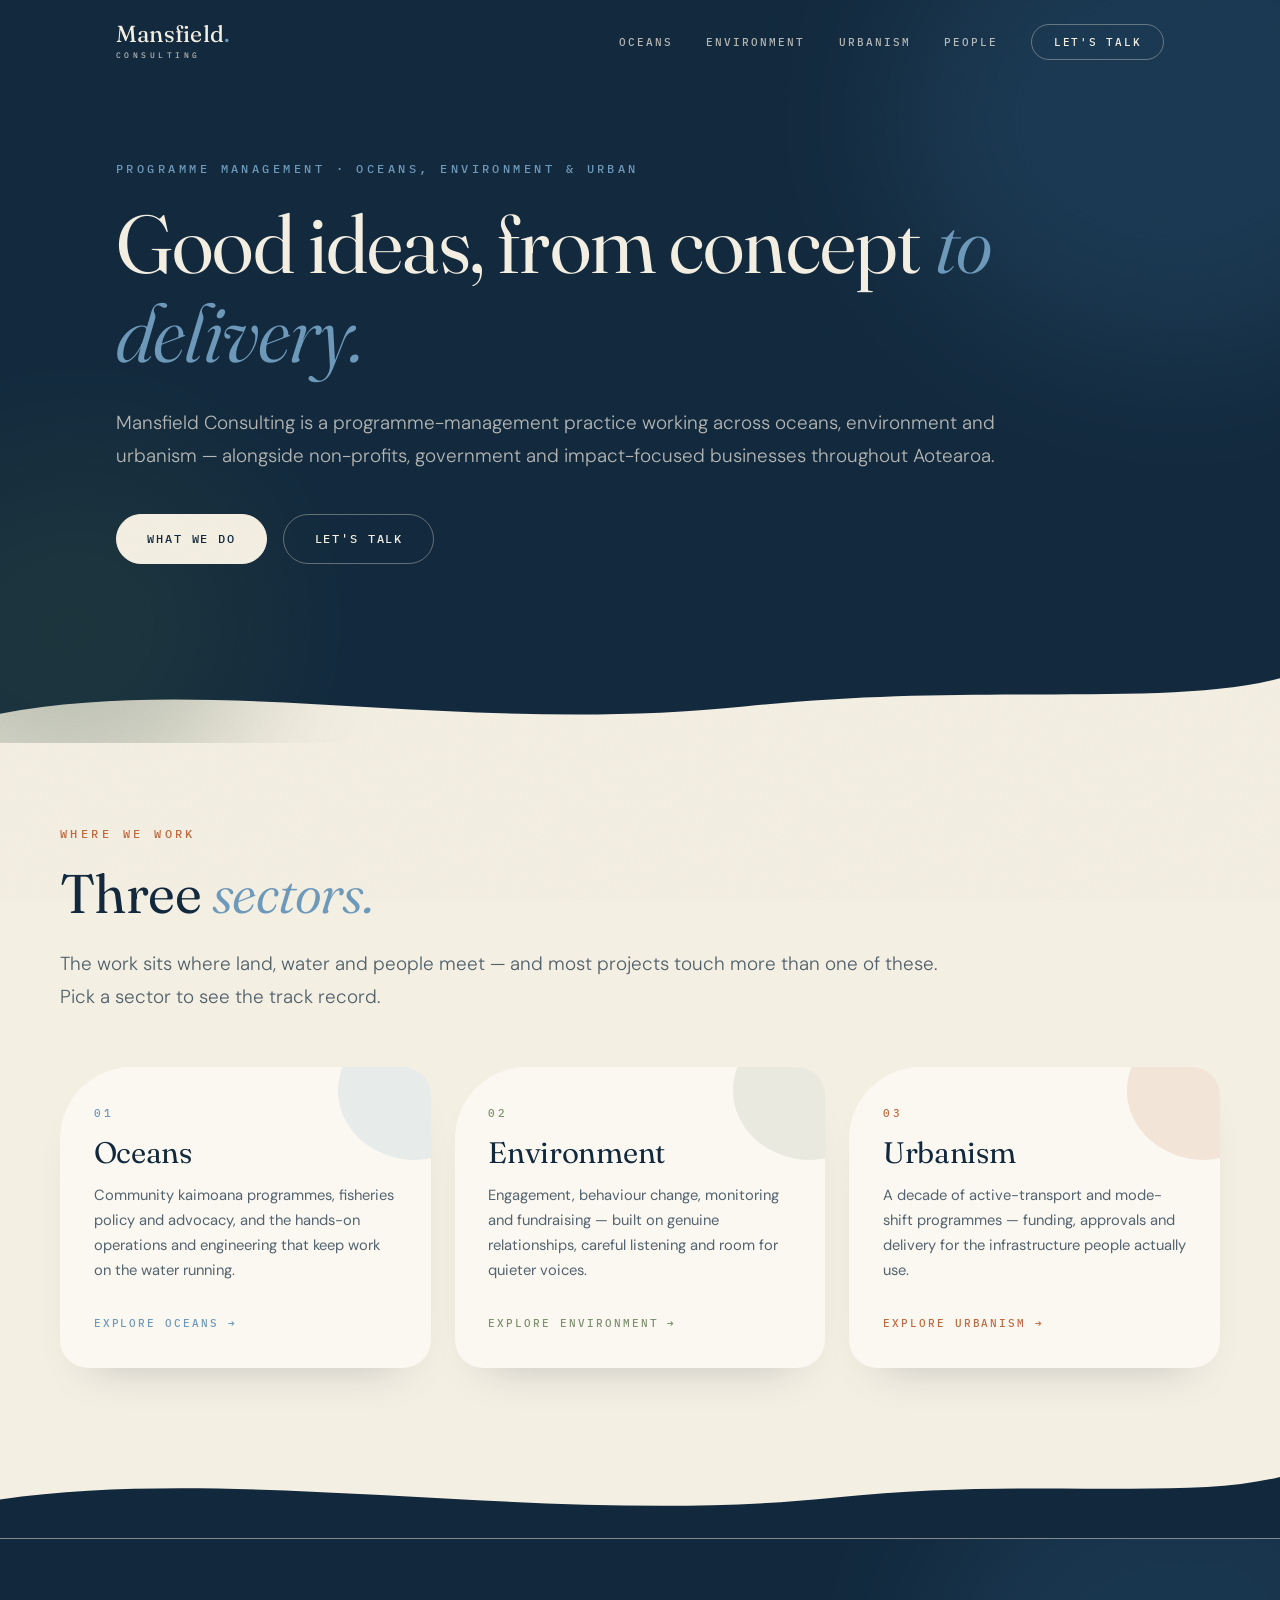
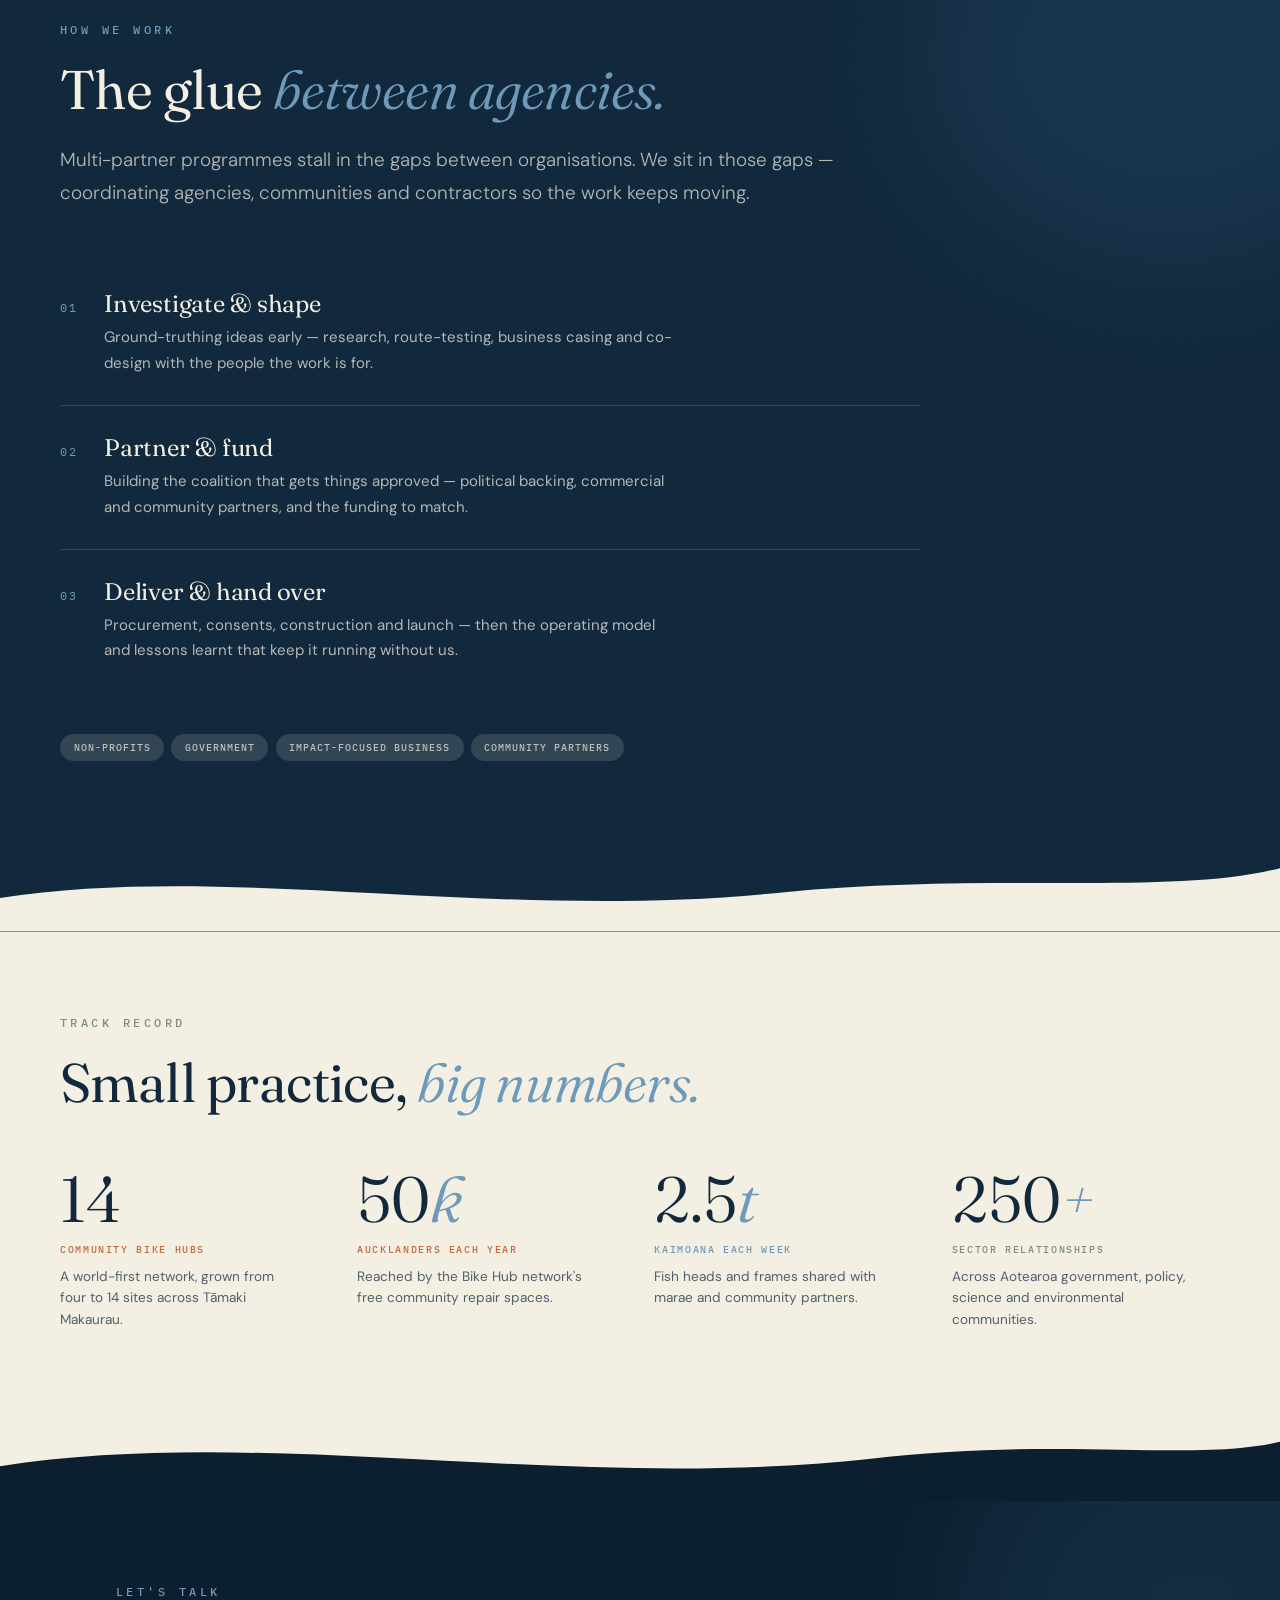
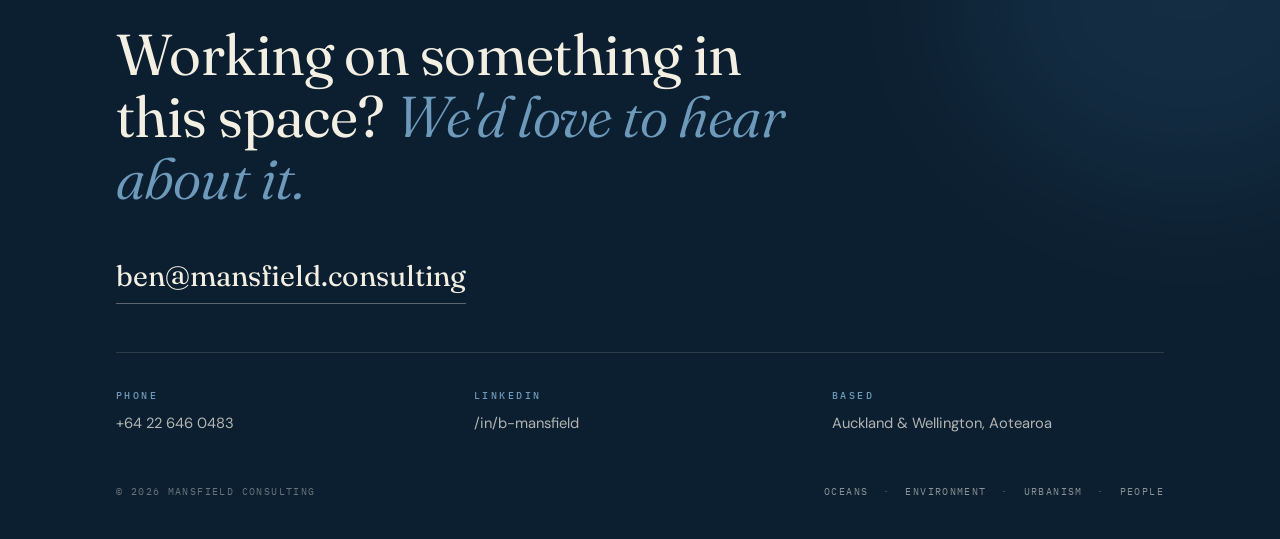
<file: index.html>
<!DOCTYPE html>
<html lang="en">
<head>
  <meta charset="UTF-8"/>
  <meta name="viewport" content="width=device-width, initial-scale=1.0"/>
  <title>Mansfield Consulting — Oceans, Environment &amp; Urban</title>
  <meta name="description" content="Mansfield Consulting is a programme-management practice working across oceans, environment and urbanism — with non-profits, government and impact-focused businesses across Aotearoa."/>
  <link rel="icon" href="data:image/svg+xml,%3Csvg xmlns='http://www.w3.org/2000/svg' viewBox='0 0 64 64'%3E%3Crect width='64' height='64' rx='14' fill='%2312293d'/%3E%3Ctext x='30' y='45' font-family='Georgia,serif' font-size='38' fill='%23f4efe3' text-anchor='middle'%3EM%3C/text%3E%3Ccircle cx='50' cy='42' r='4' fill='%236d99ba'/%3E%3C/svg%3E"/>
  <link rel="preconnect" href="https://fonts.googleapis.com"/>
  <link rel="preconnect" href="https://fonts.gstatic.com" crossorigin/>
  <link href="https://fonts.googleapis.com/css2?family=Fraunces:ital,opsz,wght@0,9..144,300..600;1,9..144,300..600&family=DM+Sans:ital,opsz,wght@0,9..40,300;0,9..40,400;0,9..40,500;1,9..40,300&family=IBM+Plex+Mono:wght@400;500&display=swap" rel="stylesheet"/>
  <link rel="stylesheet" href="/assets/styles.css"/>
</head>
<body class="page-home">

<header class="site-head">
  <div class="blob blob-steel" style="width:34rem;height:30rem;top:-8rem;right:-10rem;" aria-hidden="true"></div>
  <div class="blob blob-sage" style="width:24rem;height:22rem;bottom:-4rem;left:-8rem;opacity:0.28;" aria-hidden="true"></div>

  <nav class="nav" aria-label="Primary">
    <a class="brand" href="/">
      <span class="brand-name">Mansfield<span>.</span></span>
      <span class="brand-sub">Consulting</span>
    </a>
    <button class="nav-toggle" aria-expanded="false" aria-controls="nav-menu" aria-label="Menu">
      <span></span><span></span>
    </button>
    <ul class="nav-menu" id="nav-menu">
      <li><a href="/oceans/">Oceans</a></li>
      <li><a href="/environment/">Environment</a></li>
      <li><a href="/urbanism/">Urbanism</a></li>
      <li><a href="/people/">People</a></li>
      <li><a class="nav-cta" href="#contact">Let's talk</a></li>
    </ul>
  </nav>

  <div class="hero">
    <span class="kicker">Programme management · Oceans, Environment &amp; Urban</span>
    <h1>Good ideas, from concept <em>to delivery.</em></h1>
    <p class="lede">Mansfield Consulting is a programme-management practice working across oceans, environment and urbanism — alongside non-profits, government and impact-focused businesses throughout Aotearoa.</p>
    <div class="hero-ctas">
      <a class="btn btn-solid" href="#sectors">What we do</a>
      <a class="btn btn-ghost" href="#contact">Let's talk</a>
    </div>
  </div>

  <div class="curve" aria-hidden="true"><svg viewBox="0 0 1440 96" preserveAspectRatio="none"><path d="M0,96 L0,64 C240,20 520,88 840,56 C1100,30 1310,58 1440,26 L1440,96 Z" fill="#f4efe3"/></svg></div>
</header>

<main>

  <!-- SECTORS -->
  <section class="section" id="sectors">
    <div class="section-inner">
      <div class="section-head reveal">
        <span class="kicker" style="color:var(--clay);">Where we work</span>
        <h2>Three <em>sectors.</em></h2>
        <p class="lede">The work sits where land, water and people meet — and most projects touch more than one of these. Pick a sector to see the track record.</p>
      </div>
      <div class="sector-grid">
        <a class="sector-card is-oceans reveal" href="/oceans/">
          <span class="sector-num">01</span>
          <h3>Oceans</h3>
          <p>Community kaimoana programmes, fisheries policy and advocacy, and the hands-on operations and engineering that keep work on the water running.</p>
          <span class="sector-more">Explore Oceans</span>
        </a>
        <a class="sector-card is-environment reveal" href="/environment/">
          <span class="sector-num">02</span>
          <h3>Environment</h3>
          <p>Engagement, behaviour change, monitoring and fundraising — built on genuine relationships, careful listening and room for quieter voices.</p>
          <span class="sector-more">Explore Environment</span>
        </a>
        <a class="sector-card is-urbanism reveal" href="/urbanism/">
          <span class="sector-num">03</span>
          <h3>Urbanism</h3>
          <p>A decade of active-transport and mode-shift programmes — funding, approvals and delivery for the infrastructure people actually use.</p>
          <span class="sector-more">Explore Urbanism</span>
        </a>
      </div>
    </div>
  </section>

  <!-- HOW WE WORK -->
  <div class="curve" aria-hidden="true"><svg viewBox="0 0 1440 96" preserveAspectRatio="none"><path d="M0,96 L0,54 C280,16 620,84 940,52 C1160,30 1330,56 1440,30 L1440,96 Z" fill="#12293d"/></svg></div>
  <section class="section section-dark">
    <div class="blob blob-steel" style="width:30rem;height:26rem;top:-6rem;right:-8rem;opacity:0.3;" aria-hidden="true"></div>
    <div class="section-inner">
      <div class="section-head reveal">
        <span class="kicker">How we work</span>
        <h2>The glue <em>between agencies.</em></h2>
        <p class="lede">Multi-partner programmes stall in the gaps between organisations. We sit in those gaps — coordinating agencies, communities and contractors so the work keeps moving.</p>
      </div>
      <div class="approach-list">
        <div class="approach-item reveal">
          <span class="num">01</span>
          <div>
            <h3>Investigate &amp; shape</h3>
            <p>Ground-truthing ideas early — research, route-testing, business casing and co-design with the people the work is for.</p>
          </div>
        </div>
        <div class="approach-item reveal">
          <span class="num">02</span>
          <div>
            <h3>Partner &amp; fund</h3>
            <p>Building the coalition that gets things approved — political backing, commercial and community partners, and the funding to match.</p>
          </div>
        </div>
        <div class="approach-item reveal">
          <span class="num">03</span>
          <div>
            <h3>Deliver &amp; hand over</h3>
            <p>Procurement, consents, construction and launch — then the operating model and lessons learnt that keep it running without us.</p>
          </div>
        </div>
      </div>
      <ul class="tags tags-invert reveal" style="margin-top:2.6rem;">
        <li>Non-profits</li><li>Government</li><li>Impact-focused business</li><li>Community partners</li>
      </ul>
    </div>
  </section>
  <div class="curve" style="background:#12293d;" aria-hidden="true"><svg viewBox="0 0 1440 96" preserveAspectRatio="none"><path d="M0,96 L0,60 C260,22 560,86 880,54 C1120,32 1320,58 1440,28 L1440,96 Z" fill="#f4efe3"/></svg></div>

  <!-- TRACK RECORD -->
  <section class="section">
    <div class="section-inner">
      <div class="section-head reveal">
        <span class="kicker" style="color:var(--sage);">Track record</span>
        <h2>Small practice, <em>big numbers.</em></h2>
      </div>
      <div class="stat-row">
        <div class="stat reveal">
          <div class="stat-num">14</div>
          <span class="stat-label" style="color:var(--clay);">Community Bike Hubs</span>
          <p>A world-first network, grown from four to 14 sites across Tāmaki Makaurau.</p>
        </div>
        <div class="stat reveal">
          <div class="stat-num">50<em>k</em></div>
          <span class="stat-label" style="color:var(--clay);">Aucklanders each year</span>
          <p>Reached by the Bike Hub network's free community repair spaces.</p>
        </div>
        <div class="stat reveal">
          <div class="stat-num">2.5<em>t</em></div>
          <span class="stat-label" style="color:var(--steel);">Kaimoana each week</span>
          <p>Fish heads and frames shared with marae and community partners.</p>
        </div>
        <div class="stat reveal">
          <div class="stat-num">250<em>+</em></div>
          <span class="stat-label" style="color:var(--sage);">Sector relationships</span>
          <p>Across Aotearoa government, policy, science and environmental communities.</p>
        </div>
      </div>
    </div>
  </section>

</main>

<!-- FOOTER -->
<div class="curve" aria-hidden="true"><svg viewBox="0 0 1440 96" preserveAspectRatio="none"><path d="M0,96 L0,58 C300,14 640,86 980,50 C1200,26 1340,54 1440,32 L1440,96 Z" fill="#0c1f30"/></svg></div>
<footer class="site-foot" id="contact">
  <div class="blob blob-steel" style="width:28rem;height:24rem;top:-6rem;right:-8rem;opacity:0.25;" aria-hidden="true"></div>
  <div class="foot-inner">
    <span class="kicker">Let's talk</span>
    <h2 class="foot-title">Working on something in this space? <em>We'd love to hear about it.</em></h2>
    <a class="foot-mail" href="mailto:ben@mansfield.consulting">ben@mansfield.consulting</a>
    <div class="foot-grid">
      <div><span class="foot-label">Phone</span><a href="tel:+64226460483">+64 22 646 0483</a></div>
      <div><span class="foot-label">LinkedIn</span><a href="https://linkedin.com/in/b-mansfield" target="_blank" rel="noopener">/in/b-mansfield</a></div>
      <div><span class="foot-label">Based</span><span class="foot-value">Auckland &amp; Wellington, Aotearoa</span></div>
    </div>
    <div class="foot-base">
      <span>© 2026 Mansfield Consulting</span>
      <span><a href="/oceans/">Oceans</a> &nbsp;·&nbsp; <a href="/environment/">Environment</a> &nbsp;·&nbsp; <a href="/urbanism/">Urbanism</a> &nbsp;·&nbsp; <a href="/people/">People</a></span>
    </div>
  </div>
</footer>

<script src="/assets/site.js"></script>
</body>
</html>
</file>
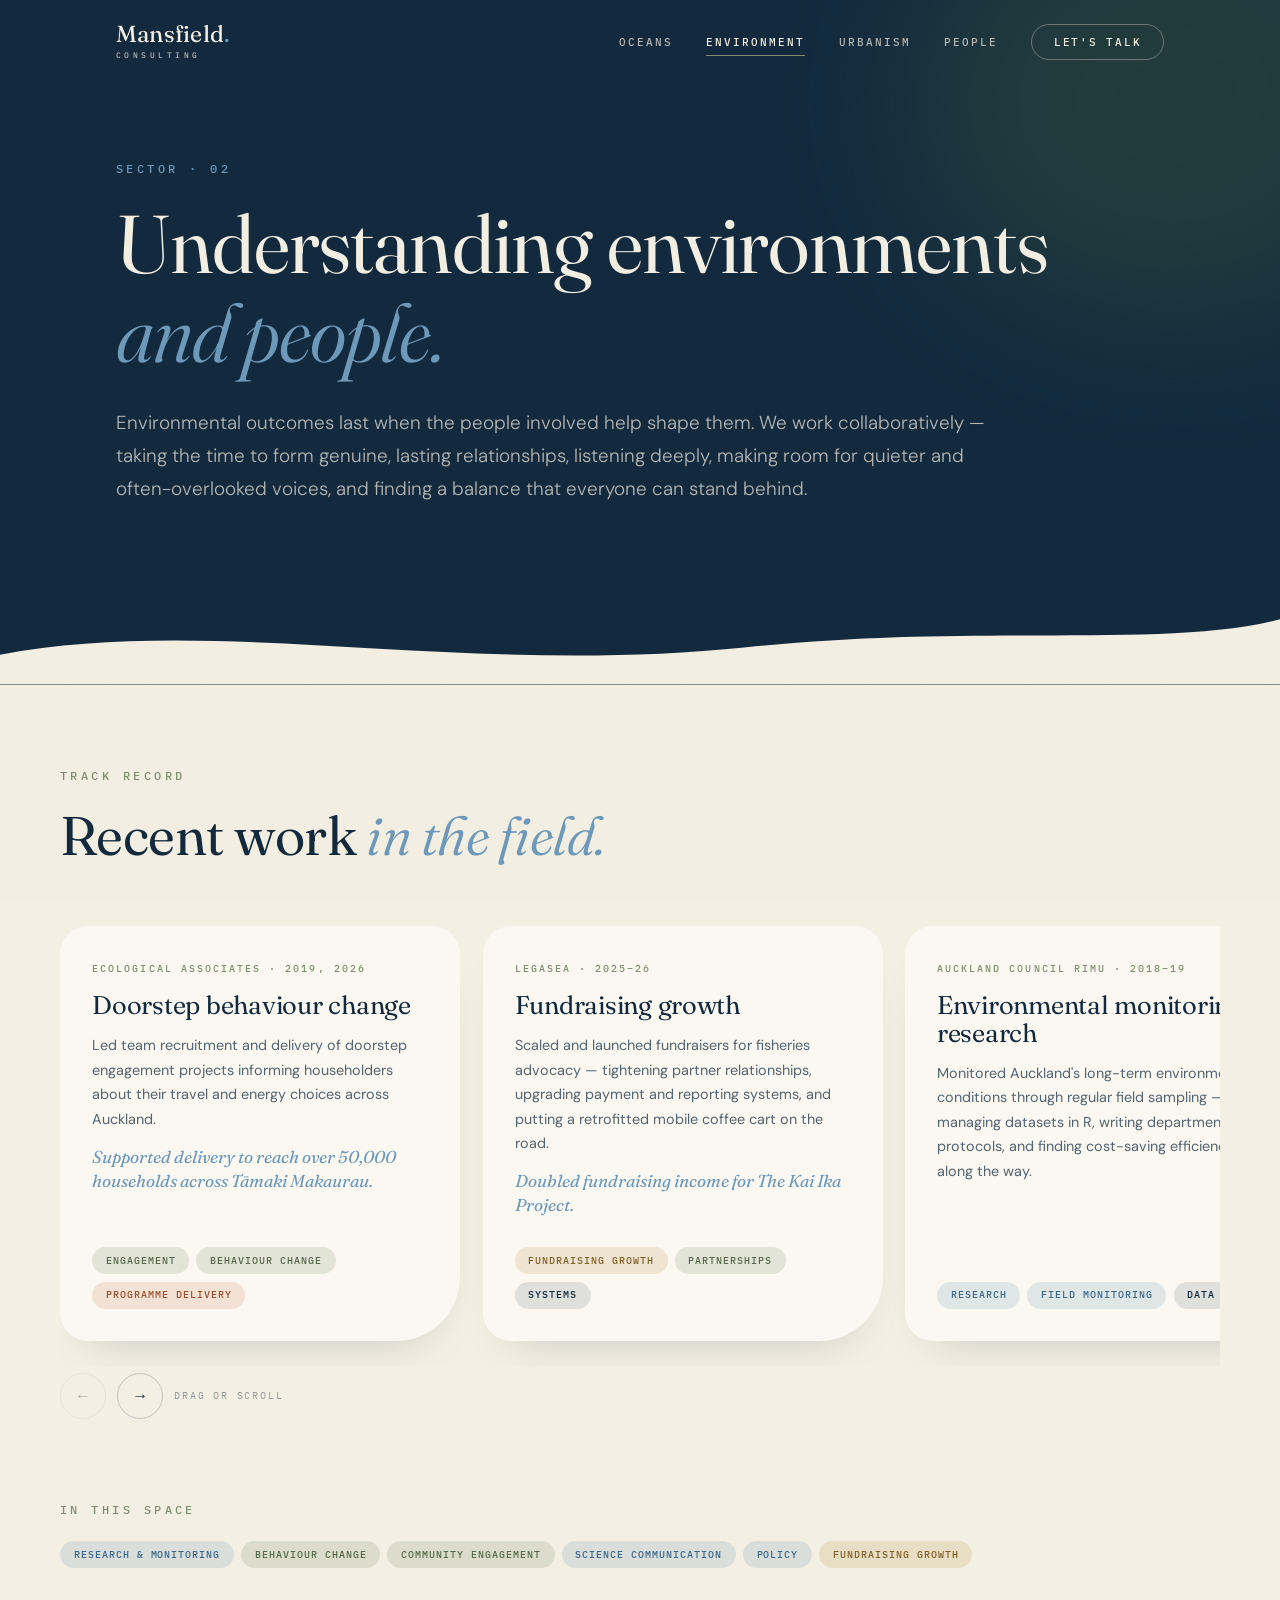
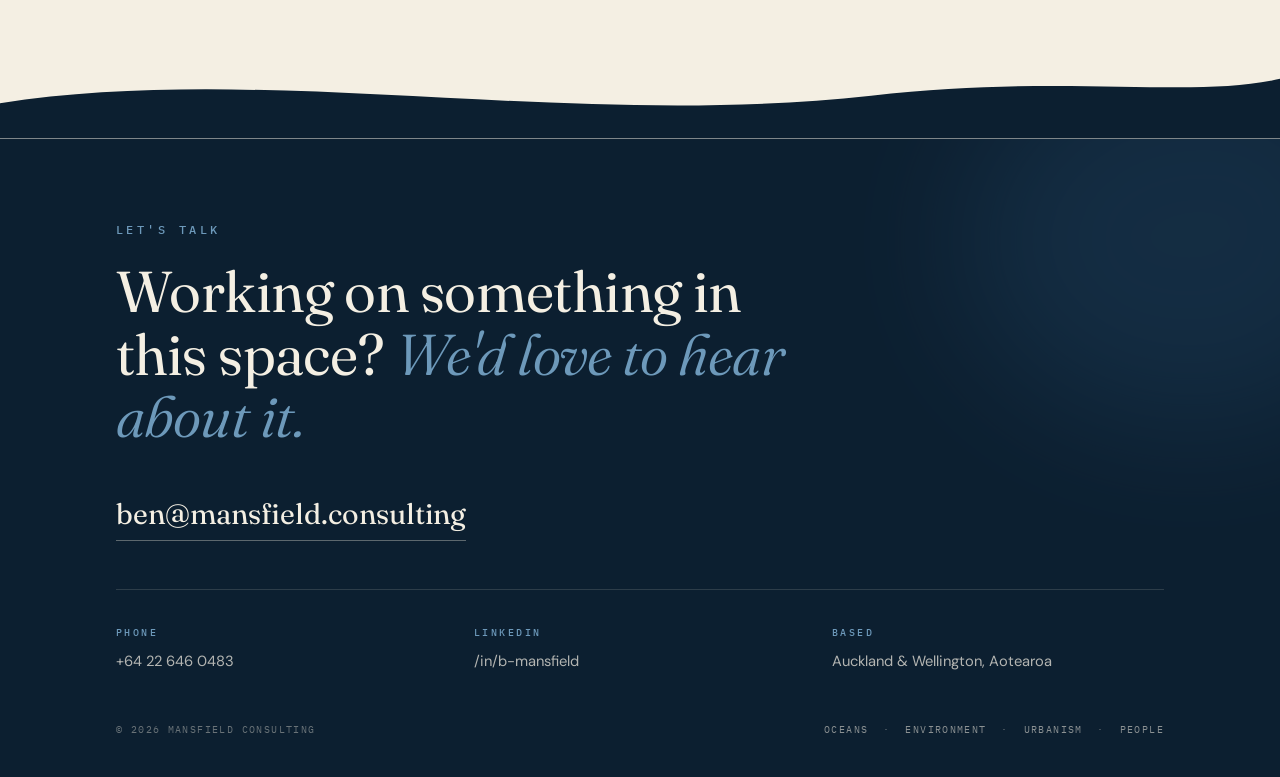
<file: environment/index.html>
<!DOCTYPE html>
<html lang="en">
<head>
  <meta charset="UTF-8"/>
  <meta name="viewport" content="width=device-width, initial-scale=1.0"/>
  <title>Environment — Mansfield Consulting</title>
  <meta name="description" content="Environment work at Mansfield Consulting — engagement, behaviour change, monitoring and fundraising, built on genuine relationships and careful listening."/>
  <link rel="icon" href="data:image/svg+xml,%3Csvg xmlns='http://www.w3.org/2000/svg' viewBox='0 0 64 64'%3E%3Crect width='64' height='64' rx='14' fill='%2312293d'/%3E%3Ctext x='30' y='45' font-family='Georgia,serif' font-size='38' fill='%23f4efe3' text-anchor='middle'%3EM%3C/text%3E%3Ccircle cx='50' cy='42' r='4' fill='%236d99ba'/%3E%3C/svg%3E"/>
  <link rel="preconnect" href="https://fonts.googleapis.com"/>
  <link rel="preconnect" href="https://fonts.gstatic.com" crossorigin/>
  <link href="https://fonts.googleapis.com/css2?family=Fraunces:ital,opsz,wght@0,9..144,300..600;1,9..144,300..600&family=DM+Sans:ital,opsz,wght@0,9..40,300;0,9..40,400;0,9..40,500;1,9..40,300&family=IBM+Plex+Mono:wght@400;500&display=swap" rel="stylesheet"/>
  <link rel="stylesheet" href="/assets/styles.css"/>
</head>
<body class="page-environment">

<header class="site-head">
  <div class="blob blob-sage" style="width:32rem;height:28rem;top:-8rem;right:-9rem;opacity:0.45;" aria-hidden="true"></div>

  <nav class="nav" aria-label="Primary">
    <a class="brand" href="/">
      <span class="brand-name">Mansfield<span>.</span></span>
      <span class="brand-sub">Consulting</span>
    </a>
    <button class="nav-toggle" aria-expanded="false" aria-controls="nav-menu" aria-label="Menu">
      <span></span><span></span>
    </button>
    <ul class="nav-menu" id="nav-menu">
      <li><a href="/oceans/">Oceans</a></li>
      <li><a href="/environment/" aria-current="page">Environment</a></li>
      <li><a href="/urbanism/">Urbanism</a></li>
      <li><a href="/people/">People</a></li>
      <li><a class="nav-cta" href="#contact">Let's talk</a></li>
    </ul>
  </nav>

  <div class="hero">
    <span class="kicker">Sector · 02</span>
    <h1>Understanding environments <em>and people.</em></h1>
    <p class="lede">Environmental outcomes last when the people involved help shape them. We work collaboratively — taking the time to form genuine, lasting relationships, listening deeply, making room for quieter and often-overlooked voices, and finding a balance that everyone can stand behind.</p>
  </div>

  <div class="curve" aria-hidden="true"><svg viewBox="0 0 1440 96" preserveAspectRatio="none"><path d="M0,96 L0,64 C240,20 520,88 840,56 C1100,30 1310,58 1440,26 L1440,96 Z" fill="#f4efe3"/></svg></div>
</header>

<main>
  <section class="section">
    <div class="section-inner">
      <div class="section-head reveal">
        <span class="kicker">Track record</span>
        <h2>Recent work <em>in the field.</em></h2>
      </div>

      <div class="carousel reveal">
        <div class="carousel-track" tabindex="0" aria-label="Environment projects">
          <article class="project-card">
            <p class="card-kicker">Ecological Associates · 2019, 2026</p>
            <h3>Doorstep behaviour change</h3>
            <p class="card-body">Led team recruitment and delivery of doorstep engagement projects informing householders about their travel and energy choices across Auckland.</p>
            <p class="card-fact">Supported delivery to reach over 50,000 households across Tāmaki Makaurau.</p>
            <ul class="tags"><li class="t-community">Engagement</li><li class="t-community">Behaviour change</li><li class="t-delivery">Programme delivery</li></ul>
          </article>

          <article class="project-card">
            <p class="card-kicker">LegaSea · 2025–26</p>
            <h3>Fundraising growth</h3>
            <p class="card-body">Scaled and launched fundraisers for fisheries advocacy — tightening partner relationships, upgrading payment and reporting systems, and putting a retrofitted mobile coffee cart on the road.</p>
            <p class="card-fact">Doubled fundraising income for The Kai Ika Project.</p>
            <ul class="tags"><li class="t-fund">Fundraising growth</li><li class="t-community">Partnerships</li><li class="t-eng">Systems</li></ul>
          </article>

          <article class="project-card">
            <p class="card-kicker">Auckland Council RIMU · 2018–19</p>
            <h3>Environmental monitoring &amp; research</h3>
            <p class="card-body">Monitored Auckland's long-term environmental conditions through regular field sampling — managing datasets in R, writing department-wide protocols, and finding cost-saving efficiencies along the way.</p>
            <ul class="tags"><li class="t-policy">Research</li><li class="t-policy">Field monitoring</li><li class="t-eng">Data</li></ul>
          </article>
        </div>
        <div class="carousel-controls">
          <button class="car-btn" data-dir="-1" aria-label="Previous project">←</button>
          <button class="car-btn" data-dir="1" aria-label="Next project">→</button>
          <span class="carousel-hint">Drag or scroll</span>
        </div>
      </div>
    </div>
  </section>

  <section class="section" style="padding-top:0;">
    <div class="section-inner reveal">
      <span class="kicker">In this space</span>
      <ul class="tags">
        <li class="t-policy">Research &amp; monitoring</li><li class="t-community">Behaviour change</li><li class="t-community">Community engagement</li><li class="t-policy">Science communication</li><li class="t-policy">Policy</li><li class="t-fund">Fundraising growth</li>
      </ul>
    </div>
  </section>
</main>

<div class="curve" aria-hidden="true"><svg viewBox="0 0 1440 96" preserveAspectRatio="none"><path d="M0,96 L0,58 C300,14 640,86 980,50 C1200,26 1340,54 1440,32 L1440,96 Z" fill="#0c1f30"/></svg></div>
<footer class="site-foot" id="contact">
  <div class="blob blob-steel" style="width:28rem;height:24rem;top:-6rem;right:-8rem;opacity:0.25;" aria-hidden="true"></div>
  <div class="foot-inner">
    <span class="kicker">Let's talk</span>
    <h2 class="foot-title">Working on something in this space? <em>We'd love to hear about it.</em></h2>
    <a class="foot-mail" href="mailto:ben@mansfield.consulting">ben@mansfield.consulting</a>
    <div class="foot-grid">
      <div><span class="foot-label">Phone</span><a href="tel:+64226460483">+64 22 646 0483</a></div>
      <div><span class="foot-label">LinkedIn</span><a href="https://linkedin.com/in/b-mansfield" target="_blank" rel="noopener">/in/b-mansfield</a></div>
      <div><span class="foot-label">Based</span><span class="foot-value">Auckland &amp; Wellington, Aotearoa</span></div>
    </div>
    <div class="foot-base">
      <span>© 2026 Mansfield Consulting</span>
      <span><a href="/oceans/">Oceans</a> &nbsp;·&nbsp; <a href="/environment/">Environment</a> &nbsp;·&nbsp; <a href="/urbanism/">Urbanism</a> &nbsp;·&nbsp; <a href="/people/">People</a></span>
    </div>
  </div>
</footer>

<script src="/assets/site.js"></script>
</body>
</html>
</file>
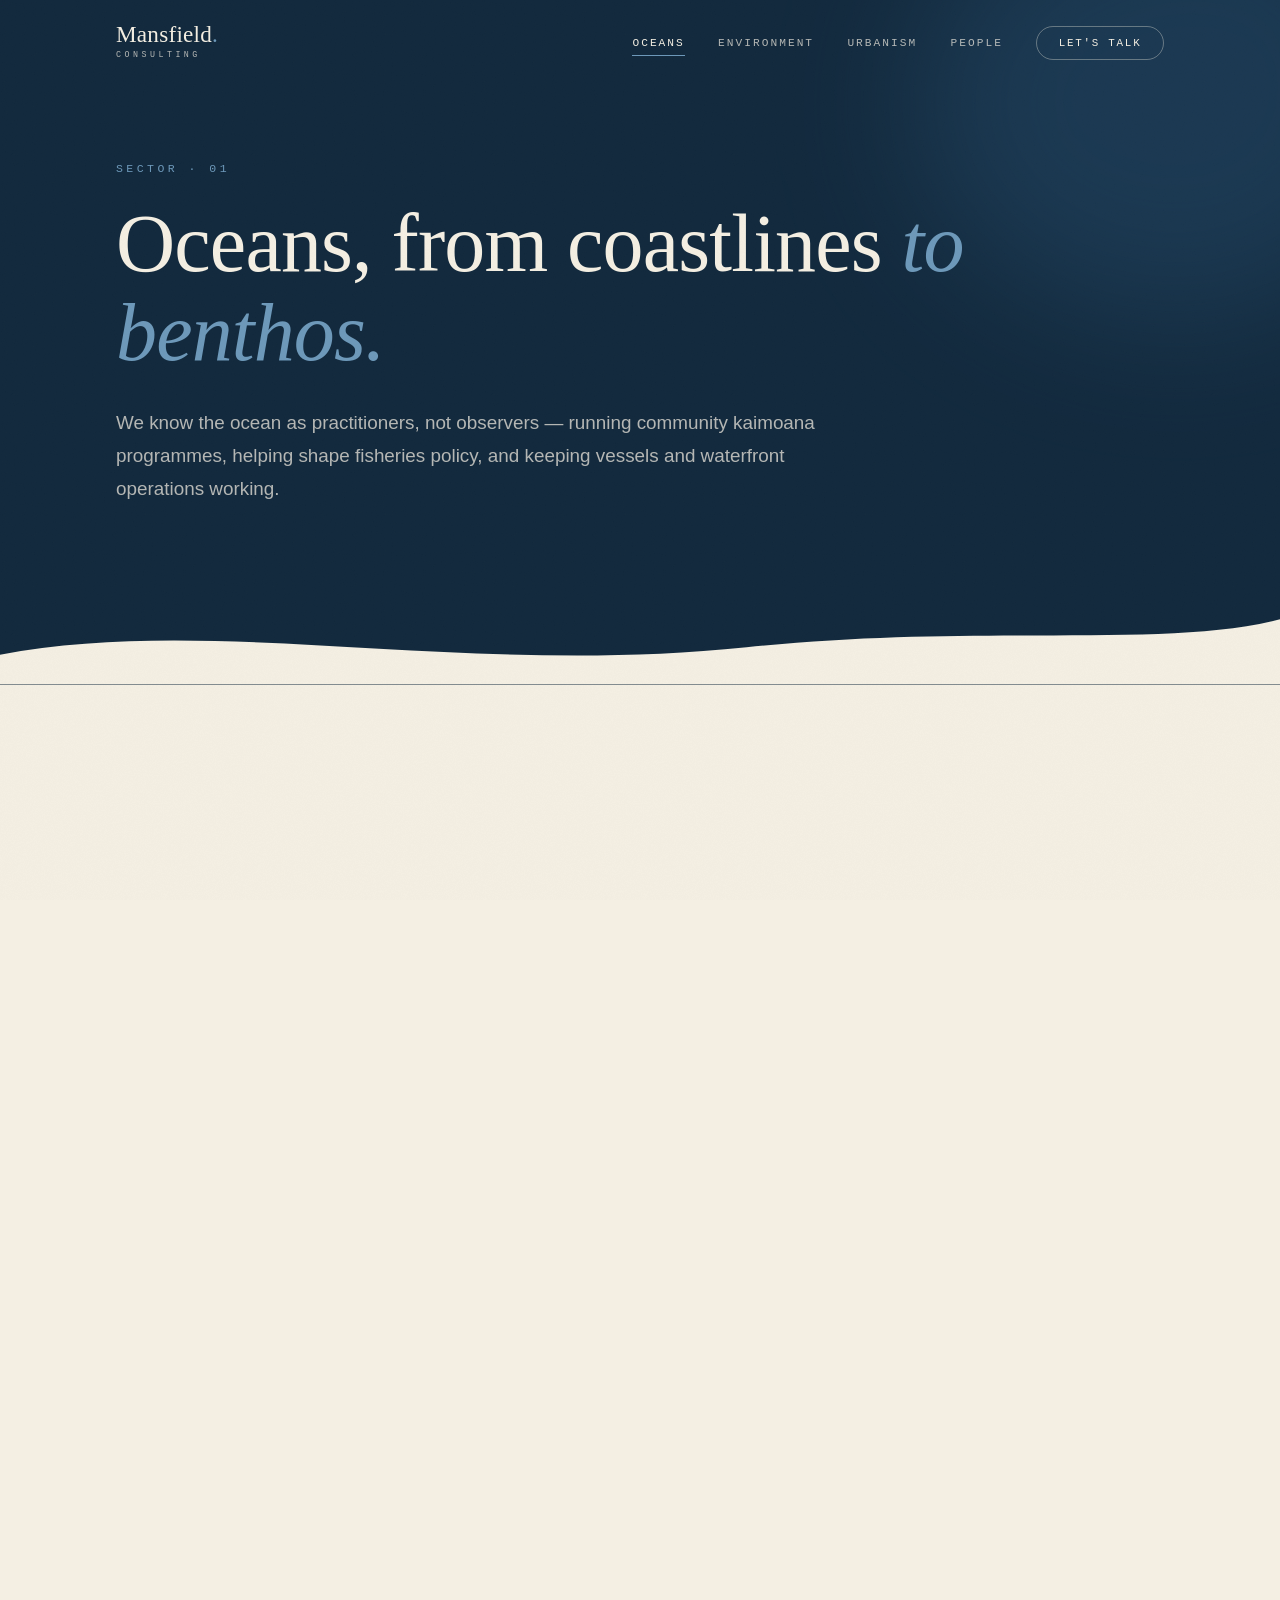
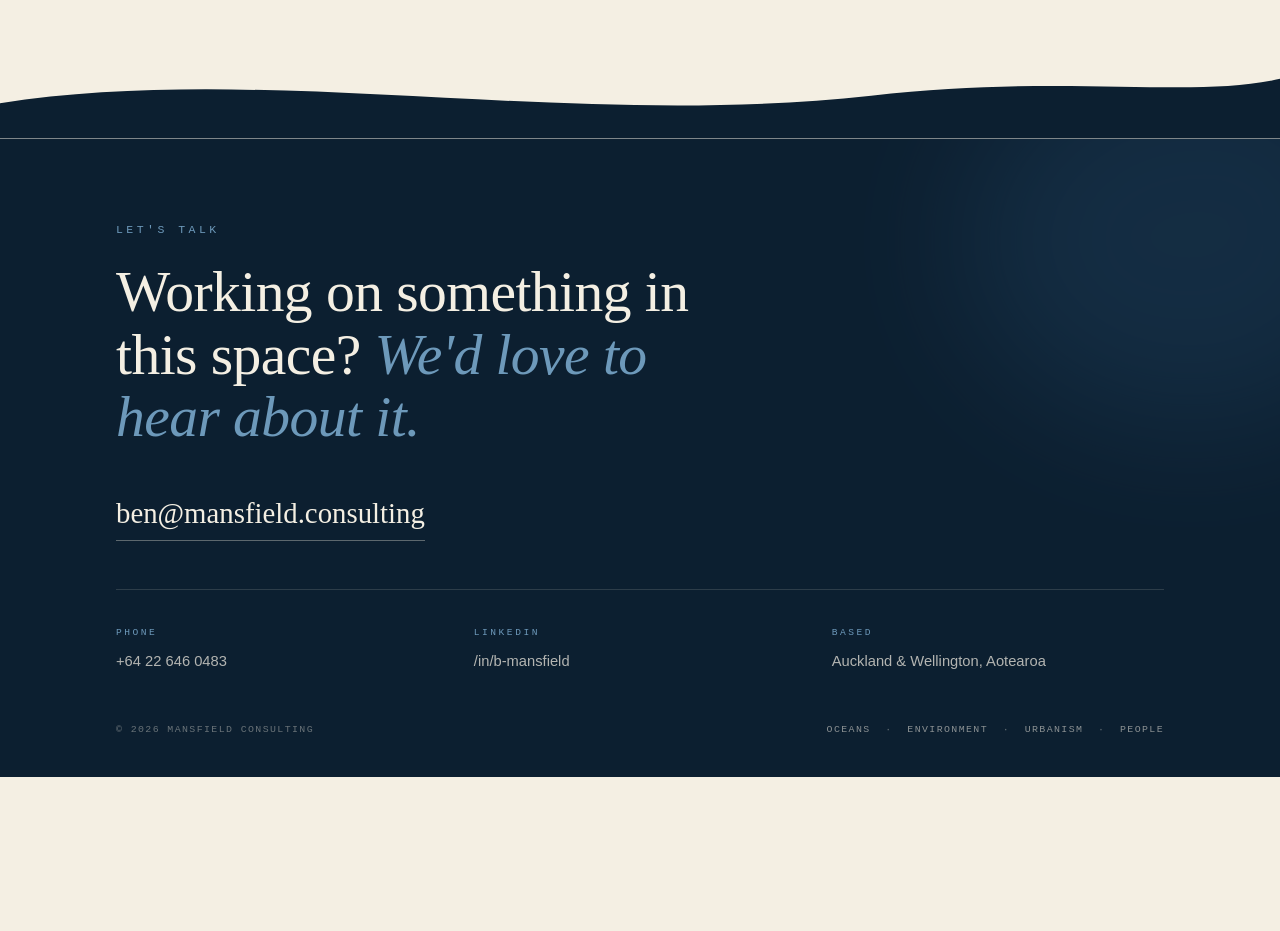
<file: marine/index.html>
<!DOCTYPE html>
<html lang="en">
<head>
  <meta charset="UTF-8"/>
  <meta http-equiv="refresh" content="0; url=/oceans/"/>
  <link rel="canonical" href="https://mansfield.consulting/oceans/"/>
  <title>Oceans — Mansfield Consulting</title>
</head>
<body>
  <p>This page has moved to <a href="/oceans/">mansfield.consulting/oceans</a>.</p>
</body>
</html>
</file>
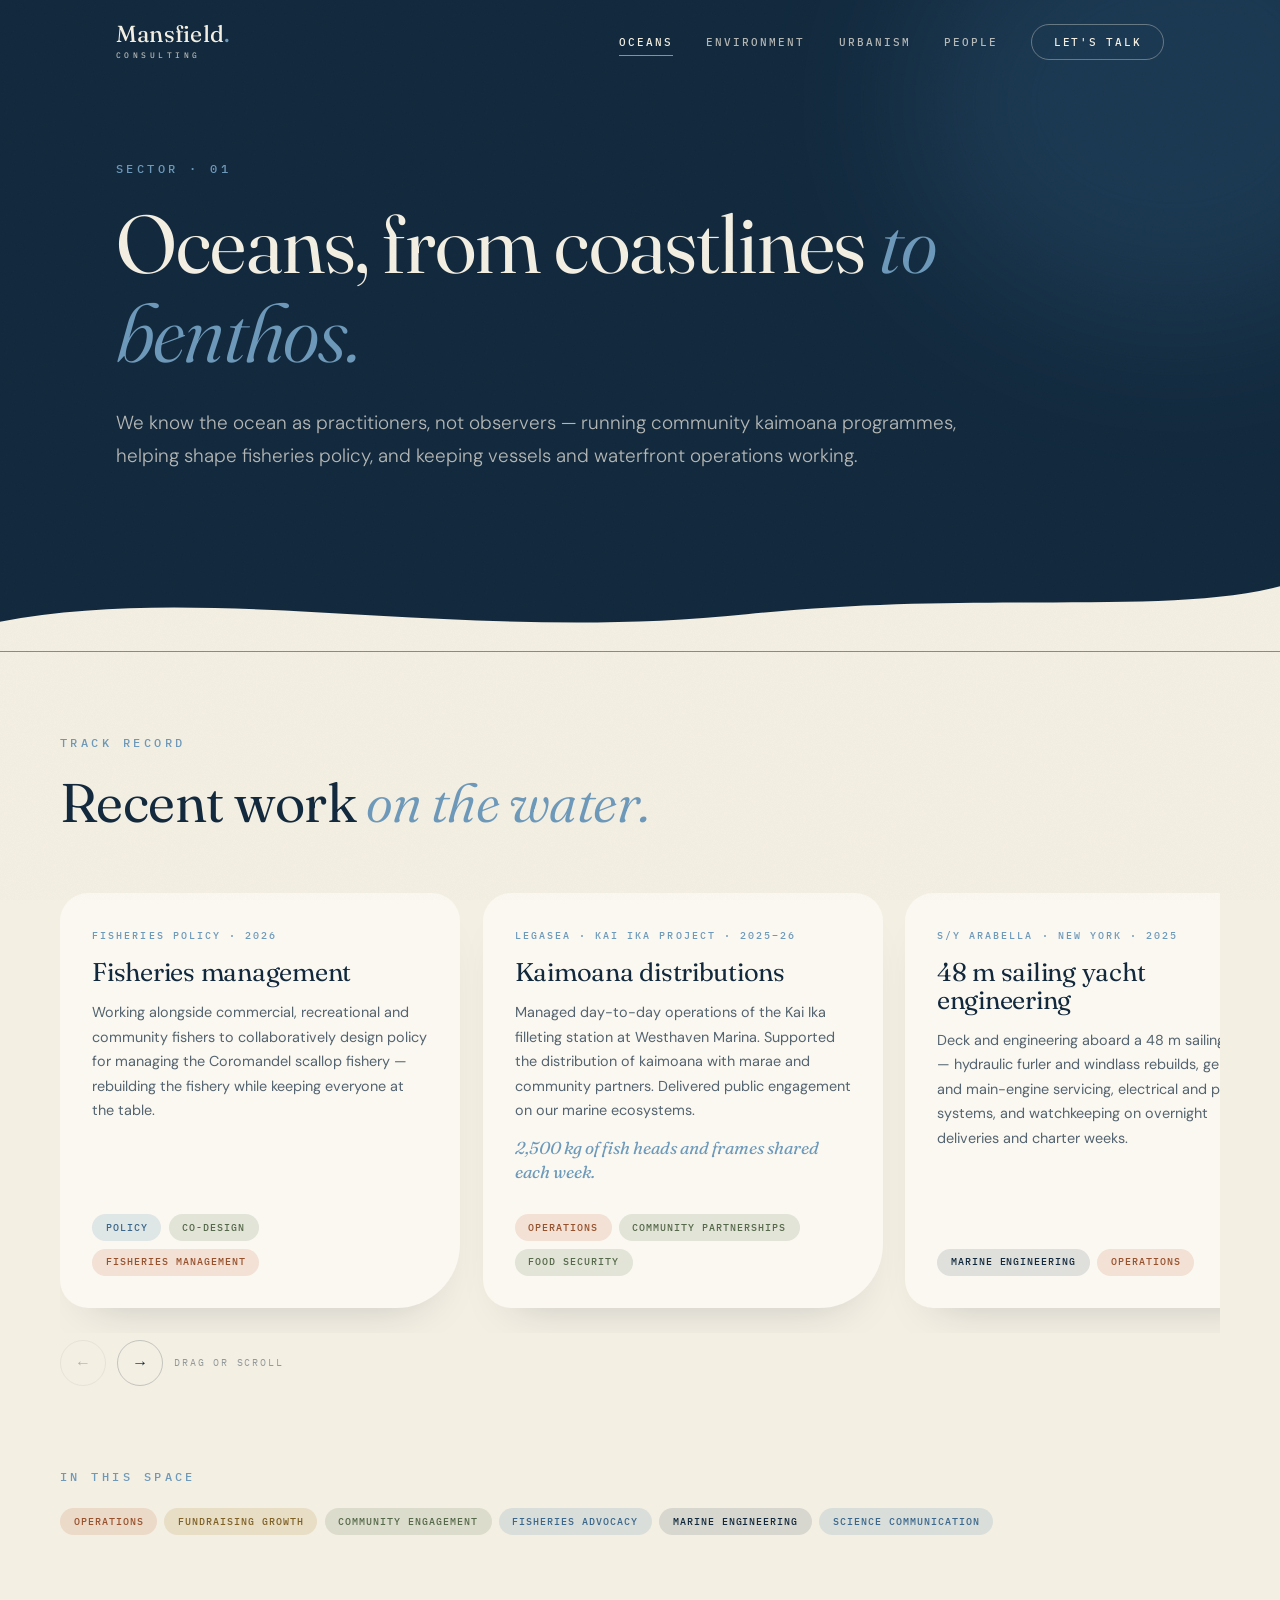
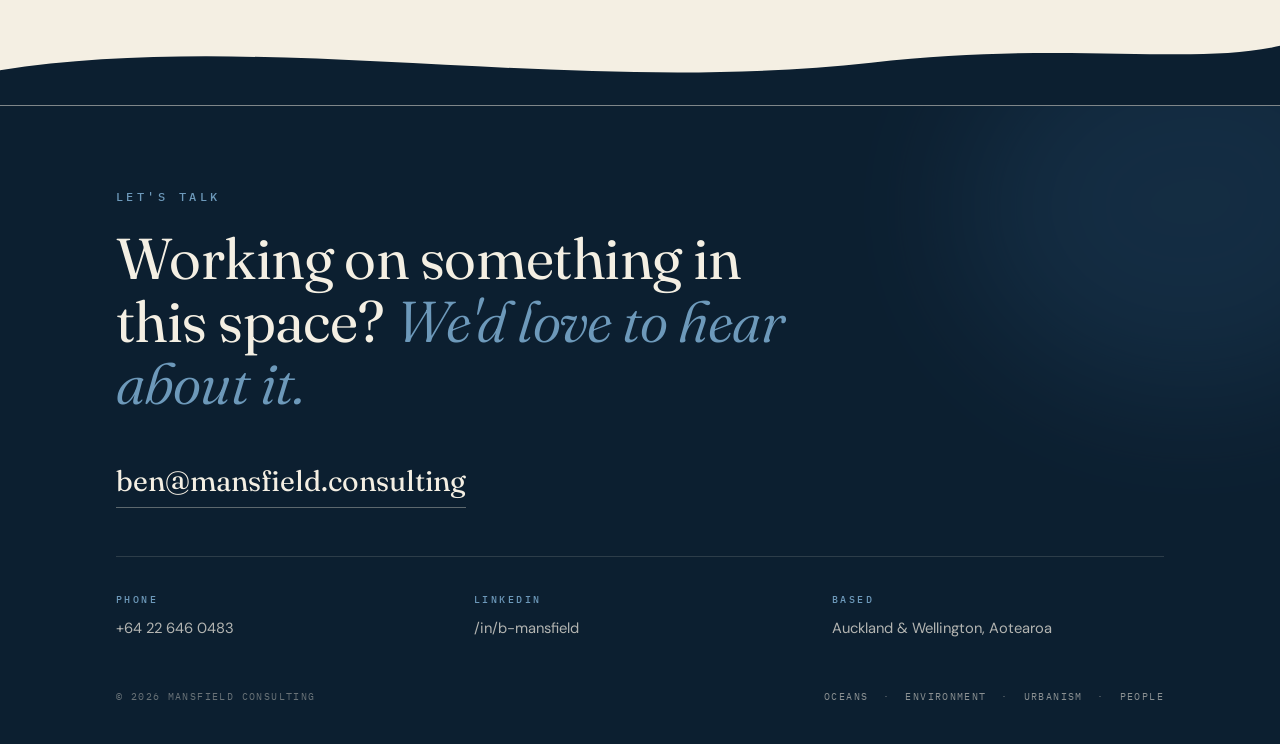
<file: oceans/index.html>
<!DOCTYPE html>
<html lang="en">
<head>
  <meta charset="UTF-8"/>
  <meta name="viewport" content="width=device-width, initial-scale=1.0"/>
  <title>Oceans — Mansfield Consulting</title>
  <meta name="description" content="Ocean work at Mansfield Consulting — fisheries management, community kaimoana programmes, and hands-on marine operations and engineering."/>
  <link rel="icon" href="data:image/svg+xml,%3Csvg xmlns='http://www.w3.org/2000/svg' viewBox='0 0 64 64'%3E%3Crect width='64' height='64' rx='14' fill='%2312293d'/%3E%3Ctext x='30' y='45' font-family='Georgia,serif' font-size='38' fill='%23f4efe3' text-anchor='middle'%3EM%3C/text%3E%3Ccircle cx='50' cy='42' r='4' fill='%236d99ba'/%3E%3C/svg%3E"/>
  <link rel="preconnect" href="https://fonts.googleapis.com"/>
  <link rel="preconnect" href="https://fonts.gstatic.com" crossorigin/>
  <link href="https://fonts.googleapis.com/css2?family=Fraunces:ital,opsz,wght@0,9..144,300..600;1,9..144,300..600&family=DM+Sans:ital,opsz,wght@0,9..40,300;0,9..40,400;0,9..40,500;1,9..40,300&family=IBM+Plex+Mono:wght@400;500&display=swap" rel="stylesheet"/>
  <link rel="stylesheet" href="/assets/styles.css"/>
</head>
<body class="page-oceans">

<header class="site-head">
  <div class="blob blob-steel" style="width:32rem;height:28rem;top:-8rem;right:-9rem;" aria-hidden="true"></div>

  <nav class="nav" aria-label="Primary">
    <a class="brand" href="/">
      <span class="brand-name">Mansfield<span>.</span></span>
      <span class="brand-sub">Consulting</span>
    </a>
    <button class="nav-toggle" aria-expanded="false" aria-controls="nav-menu" aria-label="Menu">
      <span></span><span></span>
    </button>
    <ul class="nav-menu" id="nav-menu">
      <li><a href="/oceans/" aria-current="page">Oceans</a></li>
      <li><a href="/environment/">Environment</a></li>
      <li><a href="/urbanism/">Urbanism</a></li>
      <li><a href="/people/">People</a></li>
      <li><a class="nav-cta" href="#contact">Let's talk</a></li>
    </ul>
  </nav>

  <div class="hero">
    <span class="kicker">Sector · 01</span>
    <h1>Oceans, from coastlines <em>to benthos.</em></h1>
    <p class="lede">We know the ocean as practitioners, not observers — running community kaimoana programmes, helping shape fisheries policy, and keeping vessels and waterfront operations working.</p>
  </div>

  <div class="curve" aria-hidden="true"><svg viewBox="0 0 1440 96" preserveAspectRatio="none"><path d="M0,96 L0,64 C240,20 520,88 840,56 C1100,30 1310,58 1440,26 L1440,96 Z" fill="#f4efe3"/></svg></div>
</header>

<main>
  <section class="section">
    <div class="section-inner">
      <div class="section-head reveal">
        <span class="kicker">Track record</span>
        <h2>Recent work <em>on the water.</em></h2>
      </div>

      <div class="carousel reveal">
        <div class="carousel-track" tabindex="0" aria-label="Ocean projects">
          <article class="project-card">
            <p class="card-kicker">Fisheries policy · 2026</p>
            <h3>Fisheries management</h3>
            <p class="card-body">Working alongside commercial, recreational and community fishers to collaboratively design policy for managing the Coromandel scallop fishery — rebuilding the fishery while keeping everyone at the table.</p>
            <ul class="tags"><li class="t-policy">Policy</li><li class="t-community">Co-design</li><li class="t-delivery">Fisheries management</li></ul>
          </article>

          <article class="project-card">
            <p class="card-kicker">LegaSea · Kai Ika Project · 2025–26</p>
            <h3>Kaimoana distributions</h3>
            <p class="card-body">Managed day-to-day operations of the Kai Ika filleting station at Westhaven Marina. Supported the distribution of kaimoana with marae and community partners. Delivered public engagement on our marine ecosystems.</p>
            <p class="card-fact">2,500 kg of fish heads and frames shared each week.</p>
            <ul class="tags"><li class="t-delivery">Operations</li><li class="t-community">Community partnerships</li><li class="t-community">Food security</li></ul>
          </article>

          <article class="project-card">
            <p class="card-kicker">S/Y Arabella · New York · 2025</p>
            <h3>48 m sailing yacht engineering</h3>
            <p class="card-body">Deck and engineering aboard a 48 m sailing yacht — hydraulic furler and windlass rebuilds, generator and main-engine servicing, electrical and plumbing systems, and watchkeeping on overnight deliveries and charter weeks.</p>
            <ul class="tags"><li class="t-eng">Marine engineering</li><li class="t-delivery">Operations</li></ul>
          </article>

          <article class="project-card">
            <p class="card-kicker">Aotearoa &amp; America · 2013–25</p>
            <h3>Marinas, refits &amp; deliveries</h3>
            <p class="card-body">Marina management, retrofits and yacht delivery across Aotearoa and America — from running a 21-boat member marina to restoring yachts end to end and delivering vessels along both coastlines.</p>
            <ul class="tags"><li class="t-eng">Marine engineering</li><li class="t-delivery">Operations</li><li class="t-delivery">Project delivery</li></ul>
          </article>
        </div>
        <div class="carousel-controls">
          <button class="car-btn" data-dir="-1" aria-label="Previous project">←</button>
          <button class="car-btn" data-dir="1" aria-label="Next project">→</button>
          <span class="carousel-hint">Drag or scroll</span>
        </div>
      </div>
    </div>
  </section>

  <section class="section" style="padding-top:0;">
    <div class="section-inner reveal">
      <span class="kicker">In this space</span>
      <ul class="tags">
        <li class="t-delivery">Operations</li><li class="t-fund">Fundraising growth</li><li class="t-community">Community engagement</li><li class="t-policy">Fisheries advocacy</li><li class="t-eng">Marine engineering</li><li class="t-policy">Science communication</li>
      </ul>
    </div>
  </section>
</main>

<div class="curve" aria-hidden="true"><svg viewBox="0 0 1440 96" preserveAspectRatio="none"><path d="M0,96 L0,58 C300,14 640,86 980,50 C1200,26 1340,54 1440,32 L1440,96 Z" fill="#0c1f30"/></svg></div>
<footer class="site-foot" id="contact">
  <div class="blob blob-steel" style="width:28rem;height:24rem;top:-6rem;right:-8rem;opacity:0.25;" aria-hidden="true"></div>
  <div class="foot-inner">
    <span class="kicker">Let's talk</span>
    <h2 class="foot-title">Working on something in this space? <em>We'd love to hear about it.</em></h2>
    <a class="foot-mail" href="mailto:ben@mansfield.consulting">ben@mansfield.consulting</a>
    <div class="foot-grid">
      <div><span class="foot-label">Phone</span><a href="tel:+64226460483">+64 22 646 0483</a></div>
      <div><span class="foot-label">LinkedIn</span><a href="https://linkedin.com/in/b-mansfield" target="_blank" rel="noopener">/in/b-mansfield</a></div>
      <div><span class="foot-label">Based</span><span class="foot-value">Auckland &amp; Wellington, Aotearoa</span></div>
    </div>
    <div class="foot-base">
      <span>© 2026 Mansfield Consulting</span>
      <span><a href="/oceans/">Oceans</a> &nbsp;·&nbsp; <a href="/environment/">Environment</a> &nbsp;·&nbsp; <a href="/urbanism/">Urbanism</a> &nbsp;·&nbsp; <a href="/people/">People</a></span>
    </div>
  </div>
</footer>

<script src="/assets/site.js"></script>
</body>
</html>
</file>
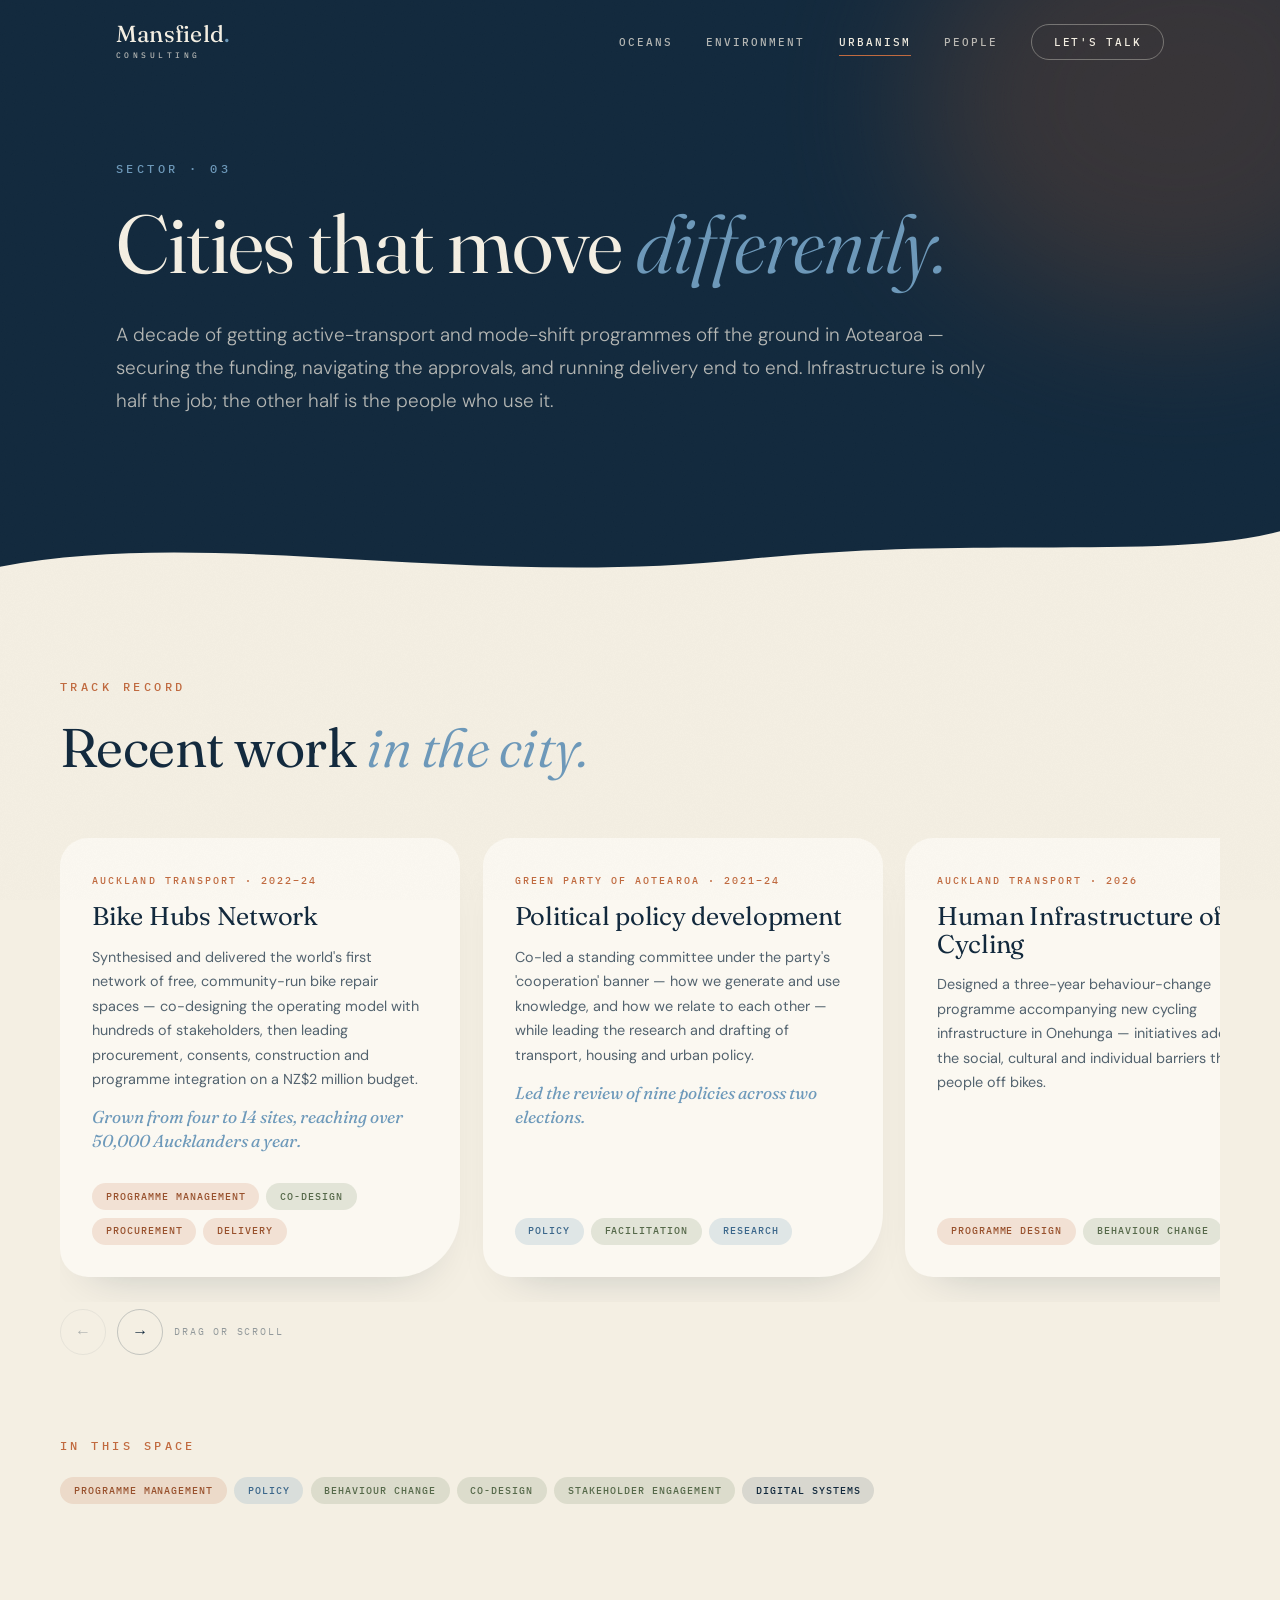
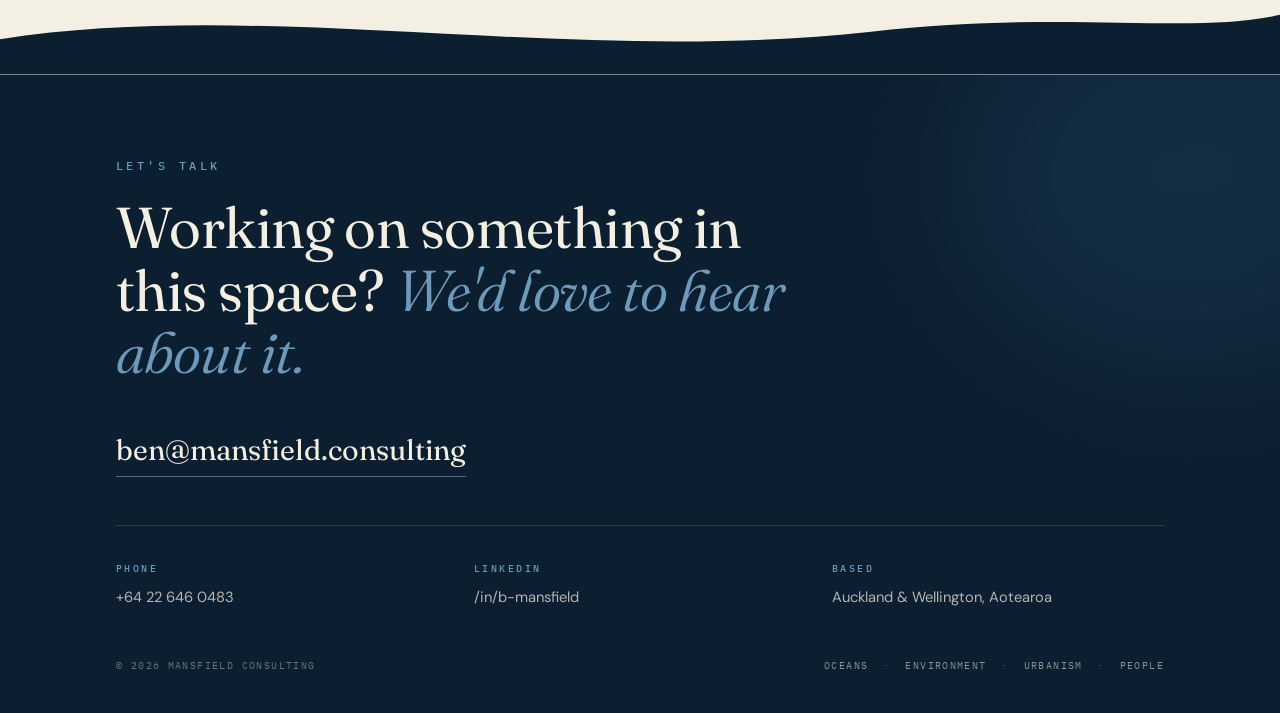
<file: urbanism/index.html>
<!DOCTYPE html>
<html lang="en">
<head>
  <meta charset="UTF-8"/>
  <meta name="viewport" content="width=device-width, initial-scale=1.0"/>
  <title>Urbanism — Mansfield Consulting</title>
  <meta name="description" content="Urbanism work at Mansfield Consulting — active transport and mode-shift programmes, behaviour change, policy development and digital systems."/>
  <link rel="icon" href="data:image/svg+xml,%3Csvg xmlns='http://www.w3.org/2000/svg' viewBox='0 0 64 64'%3E%3Crect width='64' height='64' rx='14' fill='%2312293d'/%3E%3Ctext x='30' y='45' font-family='Georgia,serif' font-size='38' fill='%23f4efe3' text-anchor='middle'%3EM%3C/text%3E%3Ccircle cx='50' cy='42' r='4' fill='%236d99ba'/%3E%3C/svg%3E"/>
  <link rel="preconnect" href="https://fonts.googleapis.com"/>
  <link rel="preconnect" href="https://fonts.gstatic.com" crossorigin/>
  <link href="https://fonts.googleapis.com/css2?family=Fraunces:ital,opsz,wght@0,9..144,300..600;1,9..144,300..600&family=DM+Sans:ital,opsz,wght@0,9..40,300;0,9..40,400;0,9..40,500;1,9..40,300&family=IBM+Plex+Mono:wght@400;500&display=swap" rel="stylesheet"/>
  <link rel="stylesheet" href="/assets/styles.css"/>
</head>
<body class="page-urbanism">

<header class="site-head">
  <div class="blob blob-clay" style="width:32rem;height:28rem;top:-8rem;right:-9rem;opacity:0.4;" aria-hidden="true"></div>

  <nav class="nav" aria-label="Primary">
    <a class="brand" href="/">
      <span class="brand-name">Mansfield<span>.</span></span>
      <span class="brand-sub">Consulting</span>
    </a>
    <button class="nav-toggle" aria-expanded="false" aria-controls="nav-menu" aria-label="Menu">
      <span></span><span></span>
    </button>
    <ul class="nav-menu" id="nav-menu">
      <li><a href="/oceans/">Oceans</a></li>
      <li><a href="/environment/">Environment</a></li>
      <li><a href="/urbanism/" aria-current="page">Urbanism</a></li>
      <li><a href="/people/">People</a></li>
      <li><a class="nav-cta" href="#contact">Let's talk</a></li>
    </ul>
  </nav>

  <div class="hero">
    <span class="kicker">Sector · 03</span>
    <h1>Cities that move <em>differently.</em></h1>
    <p class="lede">A decade of getting active-transport and mode-shift programmes off the ground in Aotearoa — securing the funding, navigating the approvals, and running delivery end to end. Infrastructure is only half the job; the other half is the people who use it.</p>
  </div>

  <div class="curve" aria-hidden="true"><svg viewBox="0 0 1440 96" preserveAspectRatio="none"><path d="M0,96 L0,64 C240,20 520,88 840,56 C1100,30 1310,58 1440,26 L1440,96 Z" fill="#f4efe3"/></svg></div>
</header>

<main>
  <section class="section">
    <div class="section-inner">
      <div class="section-head reveal">
        <span class="kicker">Track record</span>
        <h2>Recent work <em>in the city.</em></h2>
      </div>

      <div class="carousel reveal">
        <div class="carousel-track" tabindex="0" aria-label="Urbanism projects">
          <article class="project-card">
            <p class="card-kicker">Auckland Transport · 2022–24</p>
            <h3>Bike Hubs Network</h3>
            <p class="card-body">Synthesised and delivered the world's first network of free, community-run bike repair spaces — co-designing the operating model with hundreds of stakeholders, then leading procurement, consents, construction and programme integration on a NZ$2 million budget.</p>
            <p class="card-fact">Grown from four to 14 sites, reaching over 50,000 Aucklanders a year.</p>
            <ul class="tags"><li class="t-delivery">Programme management</li><li class="t-community">Co-design</li><li class="t-delivery">Procurement</li><li class="t-delivery">Delivery</li></ul>
          </article>

          <article class="project-card">
            <p class="card-kicker">Green Party of Aotearoa · 2021–24</p>
            <h3>Political policy development</h3>
            <p class="card-body">Co-led a standing committee under the party's 'cooperation' banner — how we generate and use knowledge, and how we relate to each other — while leading the research and drafting of transport, housing and urban policy.</p>
            <p class="card-fact">Led the review of nine policies across two elections.</p>
            <ul class="tags"><li class="t-policy">Policy</li><li class="t-community">Facilitation</li><li class="t-policy">Research</li></ul>
          </article>

          <article class="project-card">
            <p class="card-kicker">Auckland Transport · 2026</p>
            <h3>Human Infrastructure of Cycling</h3>
            <p class="card-body">Designed a three-year behaviour-change programme accompanying new cycling infrastructure in Onehunga — initiatives addressing the social, cultural and individual barriers that keep people off bikes.</p>
            <ul class="tags"><li class="t-delivery">Programme design</li><li class="t-community">Behaviour change</li></ul>
          </article>

          <article class="project-card">
            <p class="card-kicker">Auckland Transport · 2021–22</p>
            <h3>Travel systems &amp; tools</h3>
            <p class="card-body">Product owner for a new CRM managing the TravelWise B2B programme, a travel-survey platform reporting CO₂, time and cost savings, and a proof-of-concept travel gamification app.</p>
            <p class="card-fact">Tripled team capacity — 500 hours saved each year.</p>
            <ul class="tags"><li class="t-eng">Digital systems</li><li class="t-eng">Service design</li></ul>
          </article>
        </div>
        <div class="carousel-controls">
          <button class="car-btn" data-dir="-1" aria-label="Previous project">←</button>
          <button class="car-btn" data-dir="1" aria-label="Next project">→</button>
          <span class="carousel-hint">Drag or scroll</span>
        </div>
      </div>
    </div>
  </section>

  <section class="section" style="padding-top:0;">
    <div class="section-inner reveal">
      <span class="kicker">In this space</span>
      <ul class="tags">
        <li class="t-delivery">Programme management</li><li class="t-policy">Policy</li><li class="t-community">Behaviour change</li><li class="t-community">Co-design</li><li class="t-community">Stakeholder engagement</li><li class="t-eng">Digital systems</li>
      </ul>
    </div>
  </section>
</main>

<div class="curve" aria-hidden="true"><svg viewBox="0 0 1440 96" preserveAspectRatio="none"><path d="M0,96 L0,58 C300,14 640,86 980,50 C1200,26 1340,54 1440,32 L1440,96 Z" fill="#0c1f30"/></svg></div>
<footer class="site-foot" id="contact">
  <div class="blob blob-steel" style="width:28rem;height:24rem;top:-6rem;right:-8rem;opacity:0.25;" aria-hidden="true"></div>
  <div class="foot-inner">
    <span class="kicker">Let's talk</span>
    <h2 class="foot-title">Working on something in this space? <em>We'd love to hear about it.</em></h2>
    <a class="foot-mail" href="mailto:ben@mansfield.consulting">ben@mansfield.consulting</a>
    <div class="foot-grid">
      <div><span class="foot-label">Phone</span><a href="tel:+64226460483">+64 22 646 0483</a></div>
      <div><span class="foot-label">LinkedIn</span><a href="https://linkedin.com/in/b-mansfield" target="_blank" rel="noopener">/in/b-mansfield</a></div>
      <div><span class="foot-label">Based</span><span class="foot-value">Auckland &amp; Wellington, Aotearoa</span></div>
    </div>
    <div class="foot-base">
      <span>© 2026 Mansfield Consulting</span>
      <span><a href="/oceans/">Oceans</a> &nbsp;·&nbsp; <a href="/environment/">Environment</a> &nbsp;·&nbsp; <a href="/urbanism/">Urbanism</a> &nbsp;·&nbsp; <a href="/people/">People</a></span>
    </div>
  </div>
</footer>

<script src="/assets/site.js"></script>
</body>
</html>
</file>
<file: assets/styles.css>
/* ============================================================
   Mansfield Consulting — shared styles
   Deep navy + warm cream, editorial serif, organic curves.
   ============================================================ */

:root {
  --ink:    #0c1f30;   /* deepest navy — footer, hero */
  --navy:   #12293d;   /* primary navy */
  --navy-2: #1c3a54;   /* lifted navy */
  --steel:  #6d99ba;   /* steel blue accent */
  --haze:   #c9dcea;   /* pale blue */
  --cream:  #f4efe3;   /* warm cream */
  --paper:  #fbf8f1;   /* card paper */
  --clay:   #c16a3f;   /* terracotta accent */
  --sage:   #7d9070;   /* muted green */
  --ink-soft: rgba(18,41,61,0.72);
  --ink-faint: rgba(18,41,61,0.09);
  --cream-soft: rgba(244,239,227,0.72);
  --cream-faint: rgba(244,239,227,0.14);

  --serif: 'Fraunces', 'Cormorant Garamond', Georgia, serif;
  --sans:  'DM Sans', -apple-system, sans-serif;
  --mono:  'IBM Plex Mono', 'Courier New', monospace;

  --accent: var(--steel);           /* per-page accent, overridden below */
  --radius: 1.75rem;
  --gutter: clamp(1.25rem, 5vw, 3.5rem);
  --measure: 68ch;
}

body.page-oceans      { --accent: var(--steel); }
body.page-environment { --accent: var(--sage); }
body.page-urbanism    { --accent: var(--clay); }

*, *::before, *::after { box-sizing: border-box; margin: 0; padding: 0; }
html { scroll-behavior: smooth; }
html:focus-within { scroll-behavior: smooth; }

body {
  background: var(--cream);
  color: var(--navy);
  font-family: var(--sans);
  font-size: 1rem;
  line-height: 1.65;
  overflow-x: hidden;
  -webkit-font-smoothing: antialiased;
}

/* Soft paper grain over everything */
body::after {
  content: '';
  position: fixed;
  inset: 0;
  z-index: 2000;
  pointer-events: none;
  opacity: 0.5;
  background-image: url("data:image/svg+xml,%3Csvg xmlns='http://www.w3.org/2000/svg' width='240' height='240'%3E%3Cfilter id='n'%3E%3CfeTurbulence type='fractalNoise' baseFrequency='0.9' numOctaves='2' stitchTiles='stitch'/%3E%3CfeColorMatrix values='0 0 0 0 0.35 0 0 0 0 0.32 0 0 0 0 0.27 0 0 0 0.05 0'/%3E%3C/filter%3E%3Crect width='100%25' height='100%25' filter='url(%23n)'/%3E%3C/svg%3E");
}

::selection { background: var(--steel); color: var(--paper); }

img { max-width: 100%; display: block; }
a { color: inherit; }

/* ---------- type helpers ---------- */

.kicker {
  font-family: var(--mono);
  font-size: 0.72rem;
  font-weight: 500;
  letter-spacing: 0.3em;
  text-transform: uppercase;
  color: var(--accent);
  display: block;
  margin-bottom: 1.4rem;
}

h1, h2, h3 { font-family: var(--serif); font-weight: 380; line-height: 1.08; letter-spacing: -0.01em; }

h1 em, h2 em, h3 em, .lede em {
  font-style: italic;
  font-weight: 340;
  color: var(--steel);
}

.lede {
  font-size: clamp(1.02rem, 1.6vw, 1.18rem);
  font-weight: 300;
  line-height: 1.75;
  max-width: var(--measure);
  color: var(--ink-soft);
}

/* ============================================================
   NAV
   ============================================================ */

.site-head { position: relative; background: var(--navy); color: var(--cream); overflow: hidden; }

.nav {
  position: relative;
  z-index: 20;
  display: flex;
  align-items: center;
  justify-content: space-between;
  gap: 1.5rem;
  max-width: 1160px;
  margin: 0 auto;
  padding: 1.4rem var(--gutter) 0;
}

.brand { text-decoration: none; line-height: 1.05; display: inline-block; }
.brand .brand-name {
  font-family: var(--serif);
  font-size: 1.45rem;
  font-weight: 420;
  color: var(--cream);
  letter-spacing: 0.01em;
}
.brand .brand-name span { color: var(--steel); }
.brand .brand-sub {
  display: block;
  font-family: var(--mono);
  font-size: 0.52rem;
  font-weight: 500;
  letter-spacing: 0.42em;
  text-transform: uppercase;
  color: var(--cream-soft);
  margin-top: 0.28rem;
}

.nav-menu {
  display: flex;
  align-items: center;
  gap: clamp(1.2rem, 2.6vw, 2.4rem);
  list-style: none;
}
.nav-menu a:not(.nav-cta) {
  font-family: var(--mono);
  font-size: 0.7rem;
  font-weight: 500;
  letter-spacing: 0.18em;
  text-transform: uppercase;
  text-decoration: none;
  color: var(--cream-soft);
  padding: 0.4rem 0;
  border-bottom: 1px solid transparent;
  transition: color 0.25s, border-color 0.25s;
}
.nav-menu a:not(.nav-cta):hover { color: var(--cream); }
.nav-menu a:not(.nav-cta)[aria-current="page"] { color: var(--cream); border-bottom-color: var(--accent); }

.nav-cta {
  font-family: var(--mono);
  font-size: 0.68rem;
  font-weight: 500;
  letter-spacing: 0.16em;
  text-transform: uppercase;
  text-decoration: none;
  color: var(--cream);
  padding: 0.6rem 1.35rem;
  border: 1px solid rgba(244,239,227,0.35);
  border-radius: 999px;
  transition: background 0.25s, border-color 0.25s, color 0.25s;
}
.nav-cta:hover { background: var(--cream); color: var(--navy); border-color: var(--cream); }

.nav-toggle {
  display: none;
  background: none;
  border: none;
  cursor: pointer;
  width: 44px;
  height: 44px;
  border-radius: 50%;
  position: relative;
  z-index: 40;
}
.nav-toggle span {
  display: block;
  width: 22px;
  height: 1.5px;
  background: var(--cream);
  margin: 5px auto;
  border-radius: 2px;
  transition: transform 0.3s ease, opacity 0.3s ease;
}
.nav-toggle[aria-expanded="true"] span:nth-child(1) { transform: translateY(6.5px) rotate(45deg); }
.nav-toggle[aria-expanded="true"] span:nth-child(2) { transform: translateY(-6.5px) rotate(-45deg); }

/* ============================================================
   HERO / PAGE HEADER
   ============================================================ */

.hero {
  position: relative;
  z-index: 10;
  max-width: 1160px;
  margin: 0 auto;
  padding: clamp(4.5rem, 11vh, 8rem) var(--gutter) clamp(4rem, 10vh, 7rem);
}
.hero h1 {
  font-size: clamp(2.7rem, 6.4vw, 5.2rem);
  color: var(--cream);
  max-width: 21ch;
  margin-bottom: 1.8rem;
}
.hero .kicker { color: var(--steel); }
.hero .lede { color: var(--cream-soft); }

.hero-ctas { display: flex; flex-wrap: wrap; gap: 1rem; margin-top: 2.6rem; }
.btn {
  display: inline-block;
  font-family: var(--mono);
  font-size: 0.72rem;
  font-weight: 500;
  letter-spacing: 0.16em;
  text-transform: uppercase;
  text-decoration: none;
  padding: 0.9rem 1.9rem;
  border-radius: 999px;
  transition: transform 0.2s, background 0.25s, color 0.25s, border-color 0.25s;
}
.btn:hover { transform: translateY(-2px); }
.btn-solid { background: var(--cream); color: var(--navy); border: 1px solid var(--cream); }
.btn-solid:hover { background: var(--paper); }
.btn-ghost { color: var(--cream); border: 1px solid rgba(244,239,227,0.35); }
.btn-ghost:hover { border-color: var(--cream); }
.btn-navy { background: var(--navy); color: var(--cream); border: 1px solid var(--navy); }
.btn-navy:hover { background: var(--ink); }

/* soft aurora blobs behind navy sections */
.blob {
  position: absolute;
  border-radius: 58% 42% 46% 54% / 52% 46% 54% 48%;
  filter: blur(70px);
  opacity: 0.35;
  pointer-events: none;
}
.blob-steel { background: #2c567a; }
.blob-sage  { background: #33503c; }
.blob-clay  { background: #6e4530; }

/* curved transitions between sections */
.curve { display: block; width: 100%; height: clamp(42px, 7vw, 96px); }
.curve svg { display: block; width: 100%; height: 100%; }

/* ============================================================
   SECTIONS
   ============================================================ */

.section { padding: clamp(3.5rem, 9vh, 6.5rem) var(--gutter); position: relative; }
.section-inner { max-width: 1160px; margin: 0 auto; position: relative; }
.section h2 { font-size: clamp(2rem, 4.6vw, 3.4rem); color: var(--navy); max-width: 22ch; margin-bottom: 1.4rem; }
.section-head { margin-bottom: clamp(2.5rem, 6vh, 4rem); }

/* ---------- sector cards (home) ---------- */

.sector-grid {
  display: grid;
  grid-template-columns: repeat(auto-fit, minmax(min(300px, 100%), 1fr));
  gap: 1.5rem;
}
.sector-card {
  --sector: var(--steel);
  position: relative;
  display: flex;
  flex-direction: column;
  gap: 0.9rem;
  background: var(--paper);
  border-radius: var(--radius);
  border-top-left-radius: 4.5rem;
  padding: 2.4rem 2.1rem 2.2rem;
  text-decoration: none;
  box-shadow: 0 24px 48px -32px rgba(12,31,48,0.28);
  overflow: hidden;
  transition: transform 0.3s ease, box-shadow 0.3s ease;
}
.sector-card:hover { transform: translateY(-6px); box-shadow: 0 34px 60px -34px rgba(12,31,48,0.4); }
.sector-card::before {
  content: '';
  position: absolute;
  top: -3.2rem;
  right: -3.2rem;
  width: 9rem;
  height: 9rem;
  border-radius: 58% 42% 46% 54% / 52% 46% 54% 48%;
  background: var(--sector);
  opacity: 0.14;
  transition: transform 0.4s ease, opacity 0.3s ease;
}
.sector-card:hover::before { transform: scale(1.35); opacity: 0.2; }
.sector-card.is-oceans      { --sector: var(--steel); }
.sector-card.is-environment { --sector: var(--sage); }
.sector-card.is-urbanism    { --sector: var(--clay); }

.sector-num {
  font-family: var(--mono);
  font-size: 0.66rem;
  font-weight: 500;
  letter-spacing: 0.3em;
  text-transform: uppercase;
  color: var(--sector);
}
.sector-card h3 { font-size: 1.85rem; color: var(--navy); }
.sector-card p { font-size: 0.92rem; color: var(--ink-soft); line-height: 1.7; }
.sector-more {
  margin-top: auto;
  padding-top: 1.1rem;
  font-family: var(--mono);
  font-size: 0.68rem;
  font-weight: 500;
  letter-spacing: 0.18em;
  text-transform: uppercase;
  color: var(--sector);
}
.sector-more::after { content: ' \2192'; transition: margin-left 0.25s; }
.sector-card:hover .sector-more::after { margin-left: 0.5rem; }

/* ---------- dark section variant ---------- */

.section-dark { background: var(--navy); color: var(--cream); overflow: hidden; }
.section-dark h2 { color: var(--cream); }
.section-dark .lede { color: var(--cream-soft); }
.section-dark .kicker { color: var(--steel); }

/* ---------- tag pills ---------- */

.tags { display: flex; flex-wrap: wrap; gap: 0.45rem; list-style: none; }
.tags li, .pill {
  font-family: var(--mono);
  font-size: 0.62rem;
  font-weight: 500;
  letter-spacing: 0.1em;
  text-transform: uppercase;
  color: var(--navy);
  background: var(--ink-faint);
  padding: 0.34rem 0.85rem;
  border-radius: 999px;
  white-space: nowrap;
}
.tags-invert li { background: var(--cream-faint); color: var(--cream-soft); }

/* colour-coordinated tag families */
.tags .t-delivery  { background: rgba(193,106,63,0.16);  color: #98512d; }   /* operations & delivery — clay */
.tags .t-fund      { background: rgba(176,139,62,0.18);  color: #7f6126; }   /* fundraising & growth — gold */
.tags .t-policy    { background: rgba(109,153,186,0.2);  color: #3b678b; }   /* policy, research & science — steel */
.tags .t-community { background: rgba(125,144,112,0.2);  color: #56694a; }   /* engagement & partnerships — sage */
.tags .t-eng       { background: rgba(18,41,61,0.12);    color: var(--navy); } /* engineering & systems — navy */

/* ---------- approach list (home) ---------- */

.approach-list { display: grid; gap: 0; max-width: 860px; }
.approach-item {
  display: grid;
  grid-template-columns: auto 1fr;
  gap: 1.6rem;
  align-items: baseline;
  padding: 1.8rem 0;
}
.approach-item + .approach-item { border-top: 1px solid rgba(244,239,227,0.14); }
.approach-item .num {
  font-family: var(--mono);
  font-size: 0.72rem;
  letter-spacing: 0.2em;
  color: var(--steel);
}
.approach-item h3 { font-size: 1.5rem; color: var(--cream); margin-bottom: 0.5rem; }
.approach-item p { font-size: 0.94rem; color: var(--cream-soft); max-width: 58ch; line-height: 1.7; }

/* ---------- stats ---------- */

.stat-row {
  display: grid;
  grid-template-columns: repeat(auto-fit, minmax(min(200px, 100%), 1fr));
  gap: 2.2rem 1.8rem;
}
.stat .stat-num {
  font-family: var(--serif);
  font-size: clamp(2.8rem, 5vw, 4rem);
  font-weight: 340;
  line-height: 1;
  color: var(--navy);
}
.stat .stat-num em { font-style: italic; color: var(--steel); }
.stat .stat-label {
  font-family: var(--mono);
  font-size: 0.64rem;
  font-weight: 500;
  letter-spacing: 0.16em;
  text-transform: uppercase;
  color: var(--accent);
  display: block;
  margin: 0.7rem 0 0.4rem;
}
.stat p { font-size: 0.85rem; color: var(--ink-soft); max-width: 26ch; line-height: 1.6; }

/* ============================================================
   CAROUSEL — track record
   ============================================================ */

.carousel { position: relative; }
.carousel-track {
  display: flex;
  gap: 1.4rem;
  overflow-x: auto;
  scroll-snap-type: x mandatory;
  padding: 0.4rem 0.2rem 1.6rem;
  scrollbar-width: none;
  -webkit-overflow-scrolling: touch;
}
.carousel-track::-webkit-scrollbar { display: none; }

.project-card {
  flex: 0 0 min(400px, 86%);
  scroll-snap-align: start;
  display: flex;
  flex-direction: column;
  gap: 0.85rem;
  background: var(--paper);
  border-radius: var(--radius);
  border-bottom-right-radius: 4rem;
  padding: 2.2rem 2rem 2rem;
  box-shadow: 0 24px 48px -32px rgba(12,31,48,0.26);
}
.project-card .card-kicker {
  font-family: var(--mono);
  font-size: 0.64rem;
  font-weight: 500;
  letter-spacing: 0.2em;
  text-transform: uppercase;
  color: var(--accent);
}
.project-card h3 { font-size: 1.6rem; color: var(--navy); }
.project-card .card-body { font-size: 0.9rem; color: var(--ink-soft); line-height: 1.7; }
.project-card .card-fact {
  font-family: var(--serif);
  font-style: italic;
  font-size: 1.08rem;
  color: var(--steel);
  line-height: 1.4;
}
.project-card .tags { margin-top: auto; padding-top: 1rem; }

.carousel-controls {
  display: flex;
  align-items: center;
  gap: 0.7rem;
  margin-top: 0.4rem;
}
.car-btn {
  width: 46px;
  height: 46px;
  border-radius: 50%;
  border: 1px solid rgba(18,41,61,0.22);
  background: transparent;
  color: var(--navy);
  font-size: 1rem;
  cursor: pointer;
  transition: background 0.25s, color 0.25s, border-color 0.25s, opacity 0.25s;
}
.car-btn:hover { background: var(--navy); color: var(--cream); border-color: var(--navy); }
.car-btn[disabled] { opacity: 0.3; pointer-events: none; }
.carousel-hint {
  font-family: var(--mono);
  font-size: 0.62rem;
  letter-spacing: 0.18em;
  text-transform: uppercase;
  color: var(--ink-soft);
  opacity: 0.6;
}

/* ============================================================
   PEOPLE
   ============================================================ */

.person {
  display: grid;
  grid-template-columns: minmax(240px, 340px) 1fr;
  gap: clamp(2rem, 5vw, 4.5rem);
  align-items: start;
}
.person-photo-wrap { position: relative; }
.person-photo {
  width: 100%;
  aspect-ratio: 4 / 4.6;
  object-fit: cover;
  object-position: center top;
  border-radius: 46% 54% 50% 50% / 42% 42% 58% 58%;
  filter: grayscale(1) contrast(1.04);
}
.person-photo-wrap::before {
  content: '';
  position: absolute;
  inset: -1.1rem -1.4rem 1rem 1.2rem;
  border-radius: 54% 46% 52% 48% / 48% 54% 46% 52%;
  background: var(--steel);
  opacity: 0.16;
  z-index: -1;
}
.person-role {
  font-family: var(--mono);
  font-size: 0.68rem;
  font-weight: 500;
  letter-spacing: 0.28em;
  text-transform: uppercase;
  color: var(--clay);
  display: block;
  margin-bottom: 0.9rem;
}
.person h2 { margin-bottom: 1.3rem; }
.person .bio p { max-width: var(--measure); color: var(--ink-soft); font-weight: 300; line-height: 1.8; }
.person .bio p + p { margin-top: 1rem; }

.fact-list { display: grid; grid-template-columns: repeat(auto-fit, minmax(min(200px,100%), 1fr)); gap: 1.4rem; margin-top: 2.2rem; }
.fact-list .fact-label {
  font-family: var(--mono);
  font-size: 0.6rem;
  font-weight: 500;
  letter-spacing: 0.22em;
  text-transform: uppercase;
  color: var(--steel);
  display: block;
  margin-bottom: 0.35rem;
}
.fact-list .fact-value { font-family: var(--serif); font-size: 1.15rem; color: var(--navy); line-height: 1.35; }

.recognition { list-style: none; display: grid; gap: 0; max-width: 760px; }
.recognition li { padding: 1.15rem 0; }
.recognition li + li { border-top: 1px solid rgba(18,41,61,0.1); }
.recognition h3 { font-size: 1.2rem; color: var(--navy); margin-bottom: 0.2rem; }
.recognition p { font-size: 0.86rem; color: var(--ink-soft); }

/* ============================================================
   FOOTER — "Let's talk" band + contact on every page
   ============================================================ */

.site-foot { position: relative; background: var(--ink); color: var(--cream); overflow: hidden; }
.foot-inner { max-width: 1160px; margin: 0 auto; padding: clamp(3.5rem, 9vh, 6rem) var(--gutter) 2.4rem; position: relative; z-index: 5; }
.foot-inner .kicker { color: var(--steel); }
.foot-title {
  font-size: clamp(2rem, 4.8vw, 3.6rem);
  color: var(--cream);
  max-width: 20ch;
  margin-bottom: 2.6rem;
}
.foot-title em { color: var(--steel); }
.foot-mail {
  display: inline-block;
  font-family: var(--serif);
  font-size: clamp(1.25rem, 2.6vw, 1.8rem);
  color: var(--cream);
  text-decoration: none;
  border-bottom: 1px solid rgba(244,239,227,0.35);
  padding-bottom: 0.2rem;
  transition: border-color 0.25s, color 0.25s;
}
.foot-mail:hover { color: var(--steel); border-color: var(--steel); }

.foot-grid {
  display: grid;
  grid-template-columns: repeat(auto-fit, minmax(min(180px, 100%), 1fr));
  gap: 1.6rem;
  margin-top: 3rem;
  padding-top: 2.2rem;
  border-top: 1px solid rgba(244,239,227,0.14);
}
.foot-grid .foot-label {
  font-family: var(--mono);
  font-size: 0.6rem;
  font-weight: 500;
  letter-spacing: 0.26em;
  text-transform: uppercase;
  color: var(--steel);
  display: block;
  margin-bottom: 0.4rem;
}
.foot-grid a, .foot-grid span.foot-value { font-size: 0.92rem; color: var(--cream-soft); text-decoration: none; }
.foot-grid a:hover { color: var(--cream); }

.foot-base {
  display: flex;
  flex-wrap: wrap;
  gap: 0.8rem 1.6rem;
  justify-content: space-between;
  margin-top: 3rem;
  font-family: var(--mono);
  font-size: 0.62rem;
  letter-spacing: 0.14em;
  text-transform: uppercase;
  color: rgba(244,239,227,0.4);
}
.foot-base a { color: rgba(244,239,227,0.55); text-decoration: none; }
.foot-base a:hover { color: var(--cream); }

/* ============================================================
   REVEAL + MOTION
   ============================================================ */

.reveal { opacity: 0; transform: translateY(24px); transition: opacity 0.7s ease, transform 0.7s ease; }
.reveal.visible { opacity: 1; transform: none; }

@media (prefers-reduced-motion: reduce) {
  html { scroll-behavior: auto; }
  *, *::before, *::after { animation: none !important; transition: none !important; }
  .reveal { opacity: 1; transform: none; }
}

:focus-visible { outline: 2px solid var(--steel); outline-offset: 3px; border-radius: 4px; }

/* ============================================================
   MOBILE
   ============================================================ */

@media (max-width: 780px) {
  .nav { padding-top: 1.1rem; }
  .nav-toggle { display: block; }
  .nav-menu {
    position: fixed;
    inset: 0;
    z-index: 30;
    flex-direction: column;
    justify-content: center;
    align-items: flex-start;
    gap: 0.4rem;
    padding: 6rem var(--gutter) 4rem;
    background: var(--ink);
    opacity: 0;
    visibility: hidden;
    transform: translateY(-4%);
    transition: opacity 0.3s ease, transform 0.3s ease, visibility 0.3s;
  }
  .nav-menu.open { opacity: 1; visibility: visible; transform: none; }
  .nav-menu a:not(.nav-cta) {
    font-family: var(--serif);
    font-size: 2rem;
    font-weight: 380;
    letter-spacing: 0;
    text-transform: none;
    color: var(--cream);
    padding: 0.55rem 0;
    border-bottom: none;
  }
  .nav-menu a:not(.nav-cta)[aria-current="page"] { color: var(--steel); }
  .nav-menu .nav-cta { margin-top: 1.6rem; padding: 0.85rem 1.8rem; font-size: 0.72rem; }
  body.nav-open { overflow: hidden; }

  .hero { padding-top: 3.5rem; }
  .person { grid-template-columns: 1fr; }
  .person-photo-wrap { max-width: 300px; }
  .project-card { padding: 1.8rem 1.5rem 1.6rem; border-bottom-right-radius: 3rem; }
  .sector-card { border-top-left-radius: 3.2rem; }
  .stat-row { gap: 1.8rem 1.2rem; }
  .approach-item { grid-template-columns: 1fr; gap: 0.4rem; }
}
</file>
